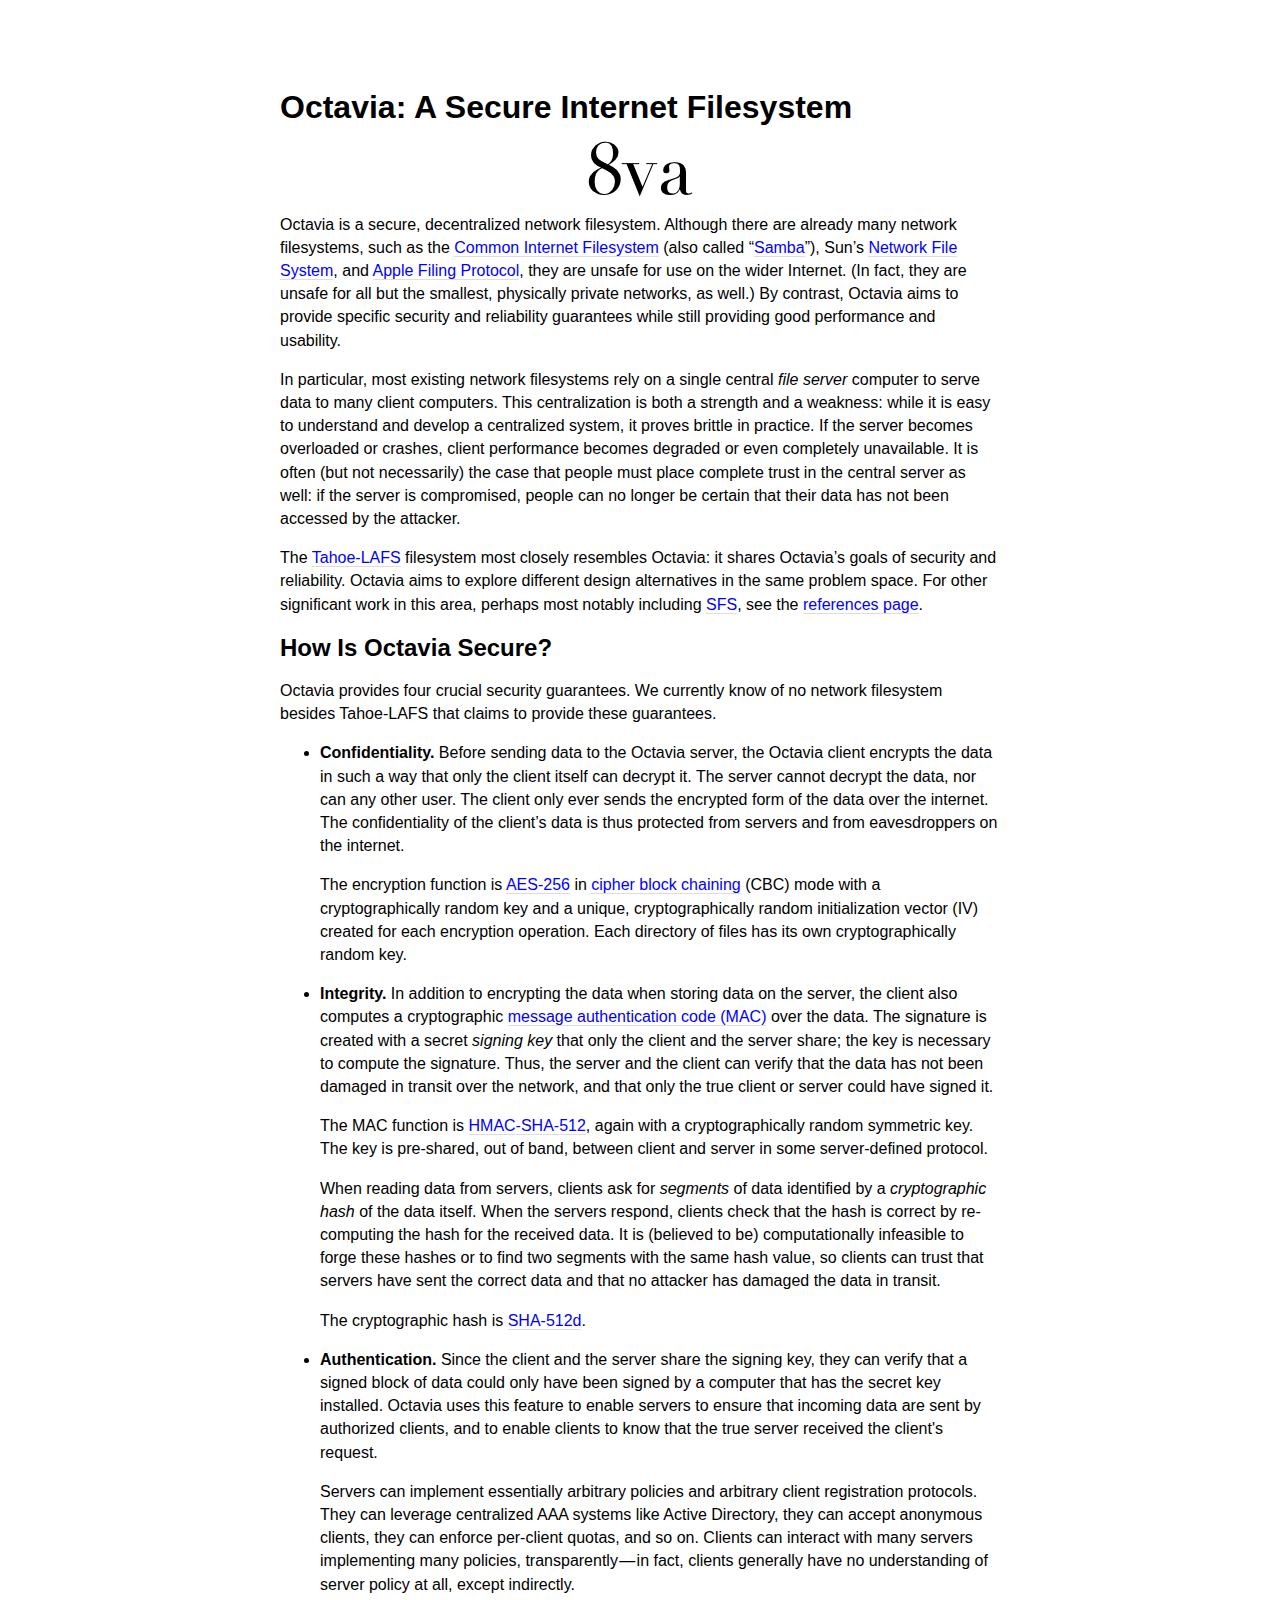
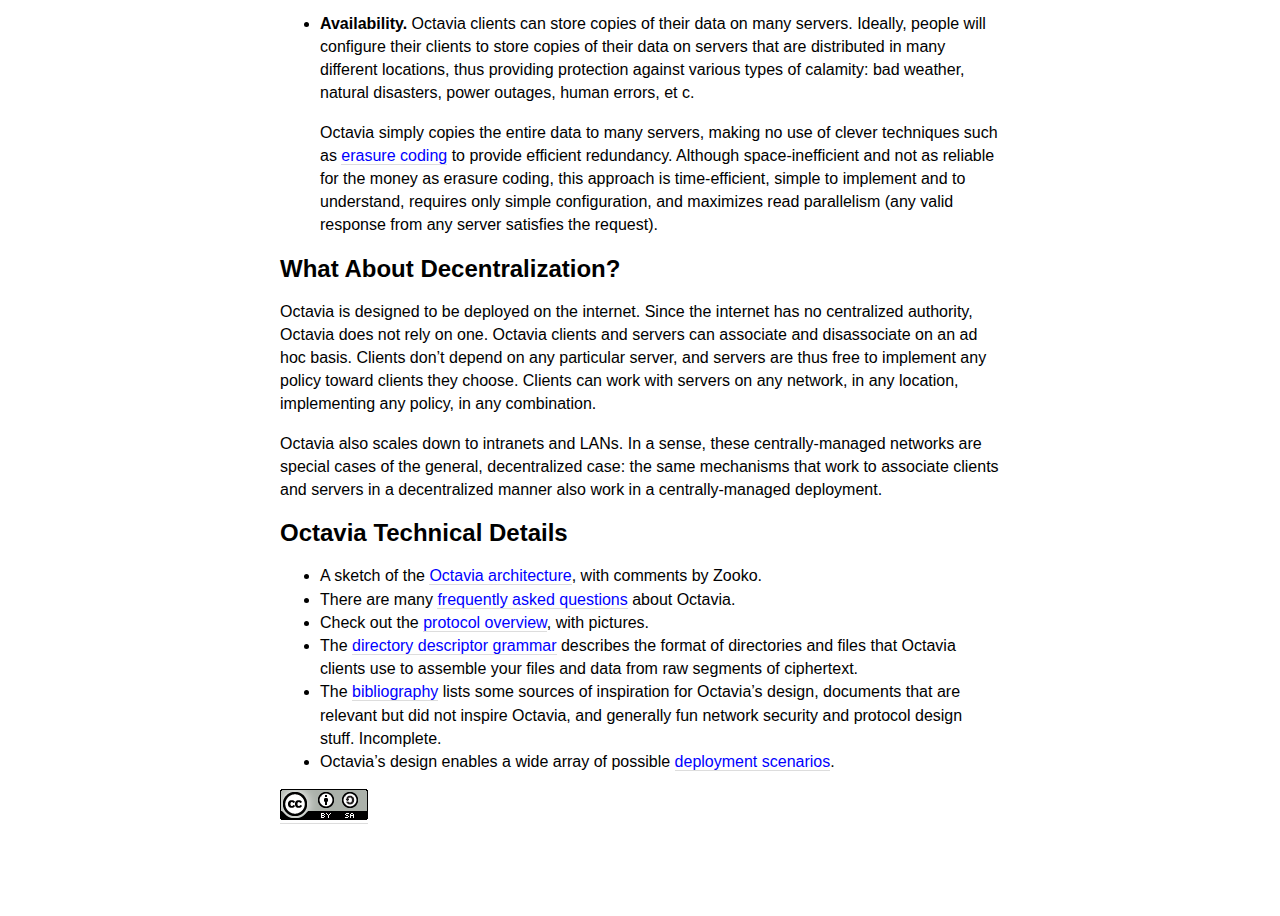
<file: www/index.html>
<html>

<head>
<title>Octavia: A Secure Internet Filesystem</title>
<link href="style.css" rel="stylesheet" />
<meta charset="UTF-8">
</head>

<body>

<h1>Octavia: A Secure Internet Filesystem</h1>

<div align="center">
<img src="8va.png" alt="" width="105" height="56" style="align: margin-left:
auto; margin-right: auto;" />
</div>

<p>Octavia is a secure, decentralized network filesystem.  Although there
are already many network filesystems, such as the <a
href="http://en.wikipedia.org/wiki/Server_Message_Block">Common Internet
Filesystem</a> (also called “<a href="http://www.samba.org/">Samba</a>”),
Sun’s <a
href="http://en.wikipedia.org/wiki/Network_File_System_%28protocol%29">Network
File System</a>, and <a
href="http://en.wikipedia.org/wiki/Apple_Filing_Protocol">Apple Filing
Protocol</a>, they are unsafe for use on the wider Internet. (In fact, they
are unsafe for all but the smallest, physically private networks, as well.)
By contrast, Octavia aims to provide specific security and reliability
guarantees while still providing good performance and usability.</p>

<p>In particular, most existing network filesystems rely on a single central
<em>file server</em> computer to serve data to many client computers.  This
centralization is both a strength and a weakness: while it is easy to
understand and develop a centralized system, it proves brittle in practice.
If the server becomes overloaded or crashes, client performance becomes
degraded or even completely unavailable. It is often (but not necessarily)
the case that people must place complete trust in the central server as
well: if the server is compromised, people can no longer be certain that
their data has not been accessed by the attacker.</p>

<p>The <a href="http://www.allmydata.org/">Tahoe-LAFS</a> filesystem most
closely resembles Octavia: it shares Octavia’s goals of security and
reliability. Octavia aims to explore different design alternatives in the
same problem space. For other significant work in this area, perhaps most
notably including <a href="references.html#mazieres-sfs">SFS</a>, see the <a
href="references.html">references page</a>.</p>


<h2>How Is Octavia Secure?</h2></a>

<div id="sec-how-secure">

<p>Octavia provides four crucial security guarantees. We currently know of
no network filesystem besides Tahoe-LAFS that claims to provide these
guarantees.</p>

<ul>

<li><p><strong>Confidentiality.</strong> Before sending data to the Octavia
server, the Octavia client encrypts the data in such a way that only the
client itself can decrypt it. The server cannot decrypt the data, nor can
any other user. The client only ever sends the encrypted form of the data
over the internet. The confidentiality of the client’s data is thus
protected from servers and from eavesdroppers on the internet.</p>

<p>The encryption function is <a
href="http://en.wikipedia.org/wiki/Advanced_Encryption_Standard">AES-256</a>
in <a
href="http://en.wikipedia.org/wiki/Block_cipher_modes_of_operation">cipher
block chaining</a> (CBC) mode with a cryptographically random key and a
unique, cryptographically random initialization vector (IV) created for each
encryption operation. Each directory of files has its own cryptographically
random key.</li>

<li><p><strong>Integrity.</strong> In addition to encrypting the data when
storing data on the server, the client also computes a cryptographic <a
href="http://en.wikipedia.org/wiki/Message_authentication_code">message
authentication code (MAC)</a> over the data. The signature is created with a
secret <em>signing key</em> that only the client and the server share; the
key is necessary to compute the signature. Thus, the server and the client
can verify that the data has not been damaged in transit over the network,
and that only the true client or server could have signed it.</p>

<p>The MAC function is <a
href="http://en.wikipedia.org/wiki/HMAC">HMAC-SHA-512</a>, again with a
cryptographically random symmetric key. The key is pre-shared, out of band,
between client and server in some server-defined protocol.</p>

<p>When reading data from servers, clients ask for <em>segments</em> of data
identified by a <em>cryptographic hash</em> of the data itself. When the
servers respond, clients check that the hash is correct by re-computing the
hash for the received data. It is (believed to be) computationally
infeasible to forge these hashes or to find two segments with the same hash
value, so clients can trust that servers have sent the correct data and that
no attacker has damaged the data in transit.</p>

<p>The cryptographic hash is <a
href="http://en.wikipedia.org/wiki/SHA_hash_functions">SHA-512d</a>.</p></li>

<li><p><strong>Authentication.</strong> Since the client and the server
share the signing key, they can verify that a signed block of data could
only have been signed by a computer that has the secret key installed.
Octavia uses this feature to enable servers to ensure that incoming data are
sent by authorized clients, and to enable clients to know that the true
server received the client's request.</p>

<p>Servers can implement essentially arbitrary policies and arbitrary client
registration protocols. They can leverage centralized AAA systems like
Active Directory, they can accept anonymous clients, they can enforce
per-client quotas, and so on. Clients can interact with many servers
implementing many policies, transparently&#x200A;—&#x200A;in fact, clients
generally have no understanding of server policy at all, except
indirectly.</p></li>

<li><p><strong>Availability.</strong> Octavia clients can store copies of
their data on many servers. Ideally, people will configure their clients to
store copies of their data on servers that are distributed in many different
locations, thus providing protection against various types of calamity: bad
weather, natural disasters, power outages, human errors, et c.</p>

<p>Octavia simply copies the entire data to many servers, making no use of
clever techniques such as <a
href="http://en.wikipedia.org/wiki/Erasure_code">erasure coding</a> to
provide efficient redundancy. Although space-inefficient and not as reliable
for the money as erasure coding, this approach is time-efficient, simple to
implement and to understand, requires only simple configuration, and
maximizes read parallelism (any valid response from any server satisfies the
request).</p></li>

</ul>

</div>


<h2>What About Decentralization?</h2></a>

<div id="sec-decentralization">

<p>Octavia is designed to be deployed on the internet. Since the internet
has no centralized authority, Octavia does not rely on one. Octavia clients
and servers can associate and disassociate on an ad hoc basis. Clients don’t
depend on any particular server, and servers are thus free to implement any
policy toward clients they choose. Clients can work with servers on any
network, in any location, implementing any policy, in any combination.</p>

<p>Octavia also scales down to intranets and LANs. In a sense, these
centrally-managed networks are special cases of the general, decentralized
case: the same mechanisms that work to associate clients and servers in a
decentralized manner also work in a centrally-managed deployment.</p>

</div>


<h2>Octavia Technical Details</h2></a>

<div id="sec-tech-ref">

<ul>

<li>A sketch of the <a href="architecture.html">Octavia architecture</a>,
with comments by Zooko.</li>

<li>There are many <a href="faq.html">frequently asked questions</a> about
Octavia.</li>

<li>Check out the <a href="protocol-overview.html">protocol overview</a>,
with pictures.</li>

<li>The <a href="directory-descriptor-grammar.html">directory descriptor
grammar</a> describes the format of directories and files that Octavia
clients use to assemble your files and data from raw segments of
ciphertext.</li>

<li>The <a href="references.html">bibliography</a> lists some sources of
inspiration for Octavia’s design, documents that are relevant but did
not inspire Octavia, and generally fun network security and protocol design
stuff. Incomplete.</li>

<li>Octavia’s design enables a wide array of possible <a
href="deployments.html">deployment scenarios</a>.</li>

</ul>

</div>

<a href="http://creativecommons.org/licenses/by-sa/3.0/"><img
src="cc-by-sa.png" alt="CC Attribution-ShareAlike" /></a>

</body>

</html>
</file>
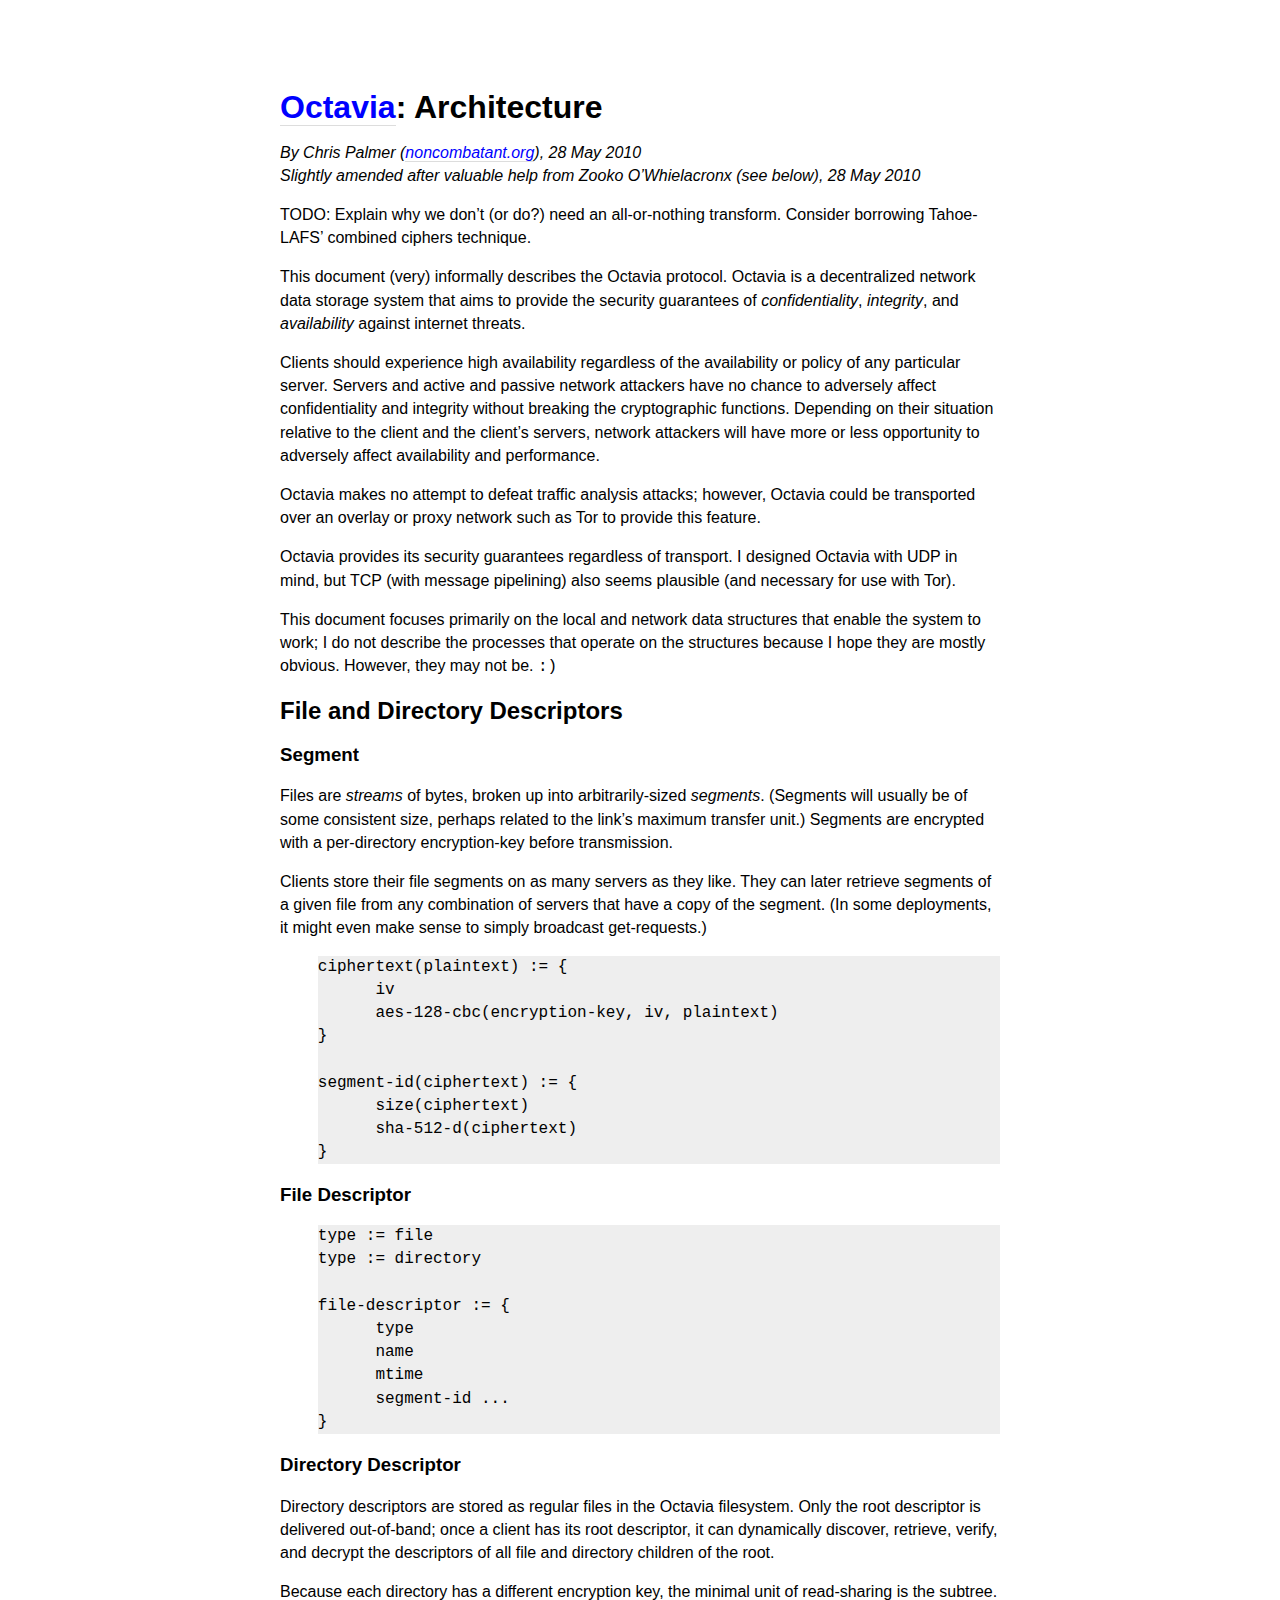
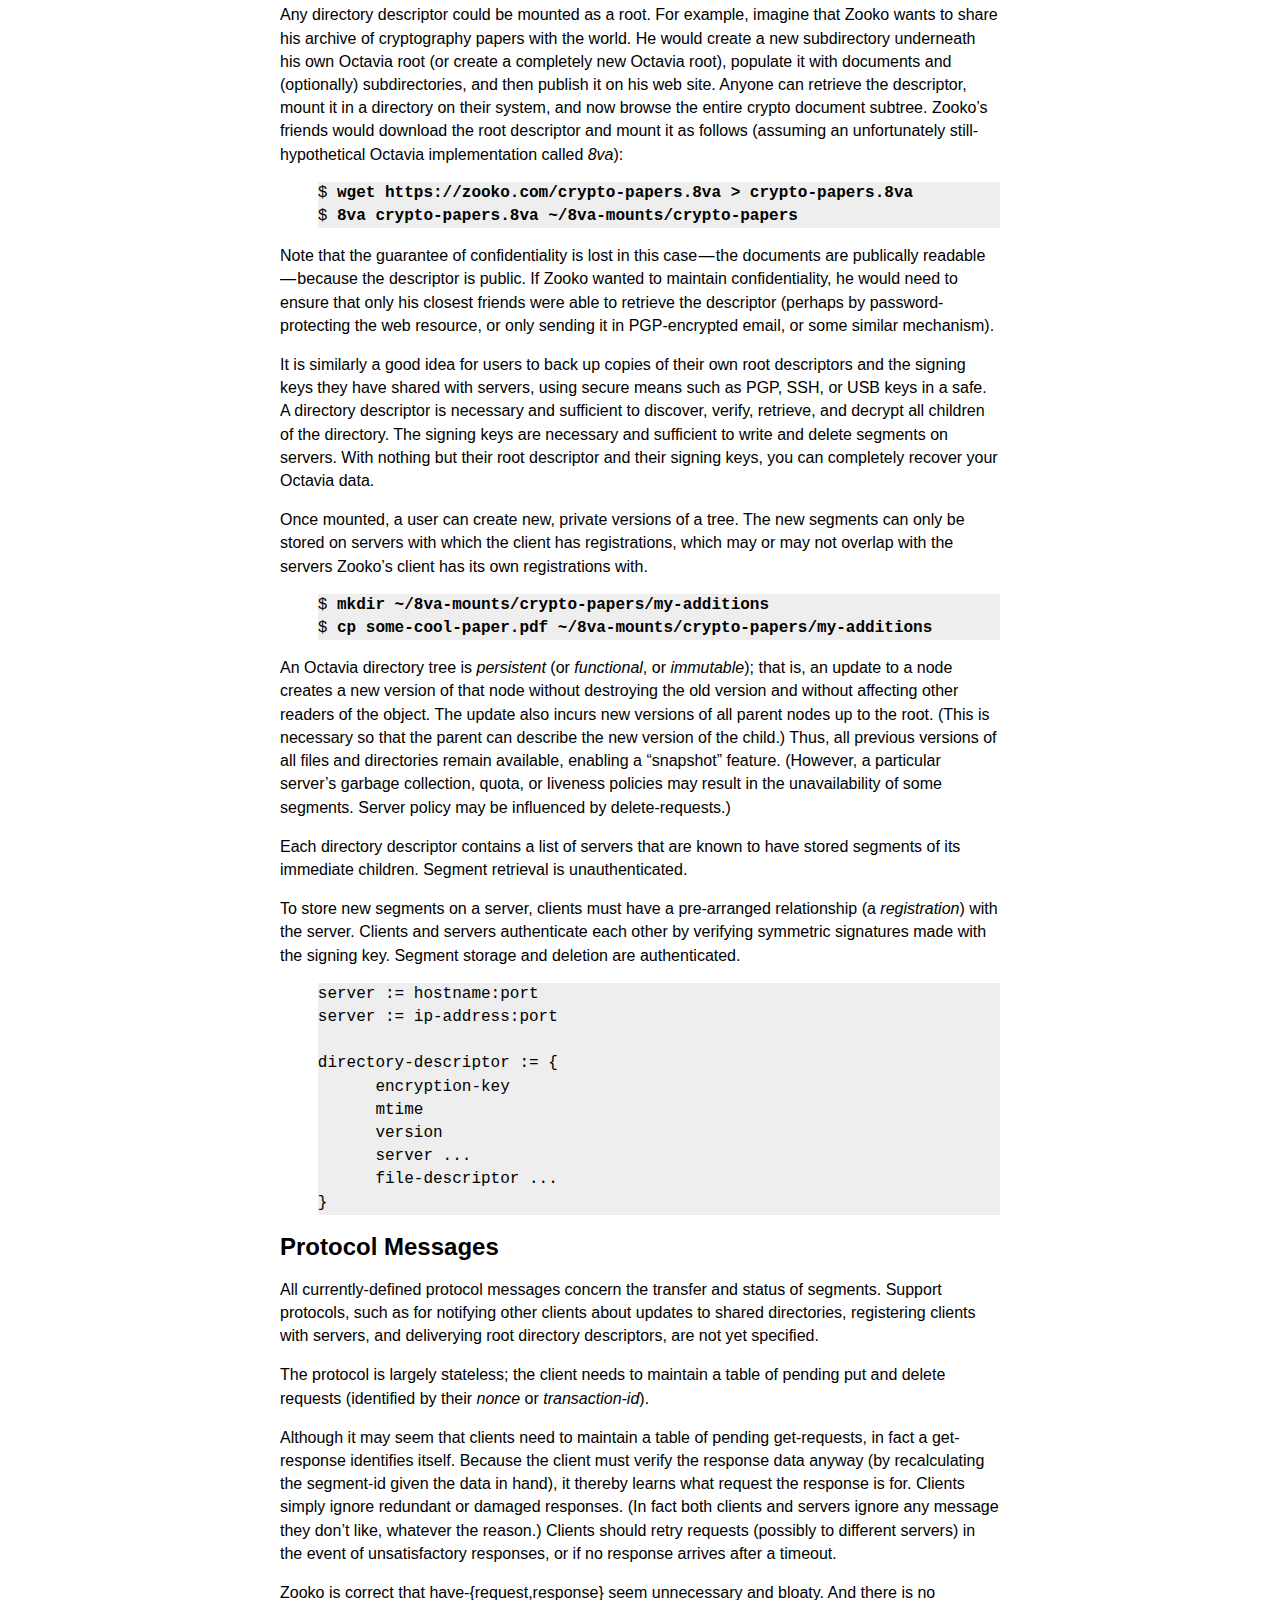
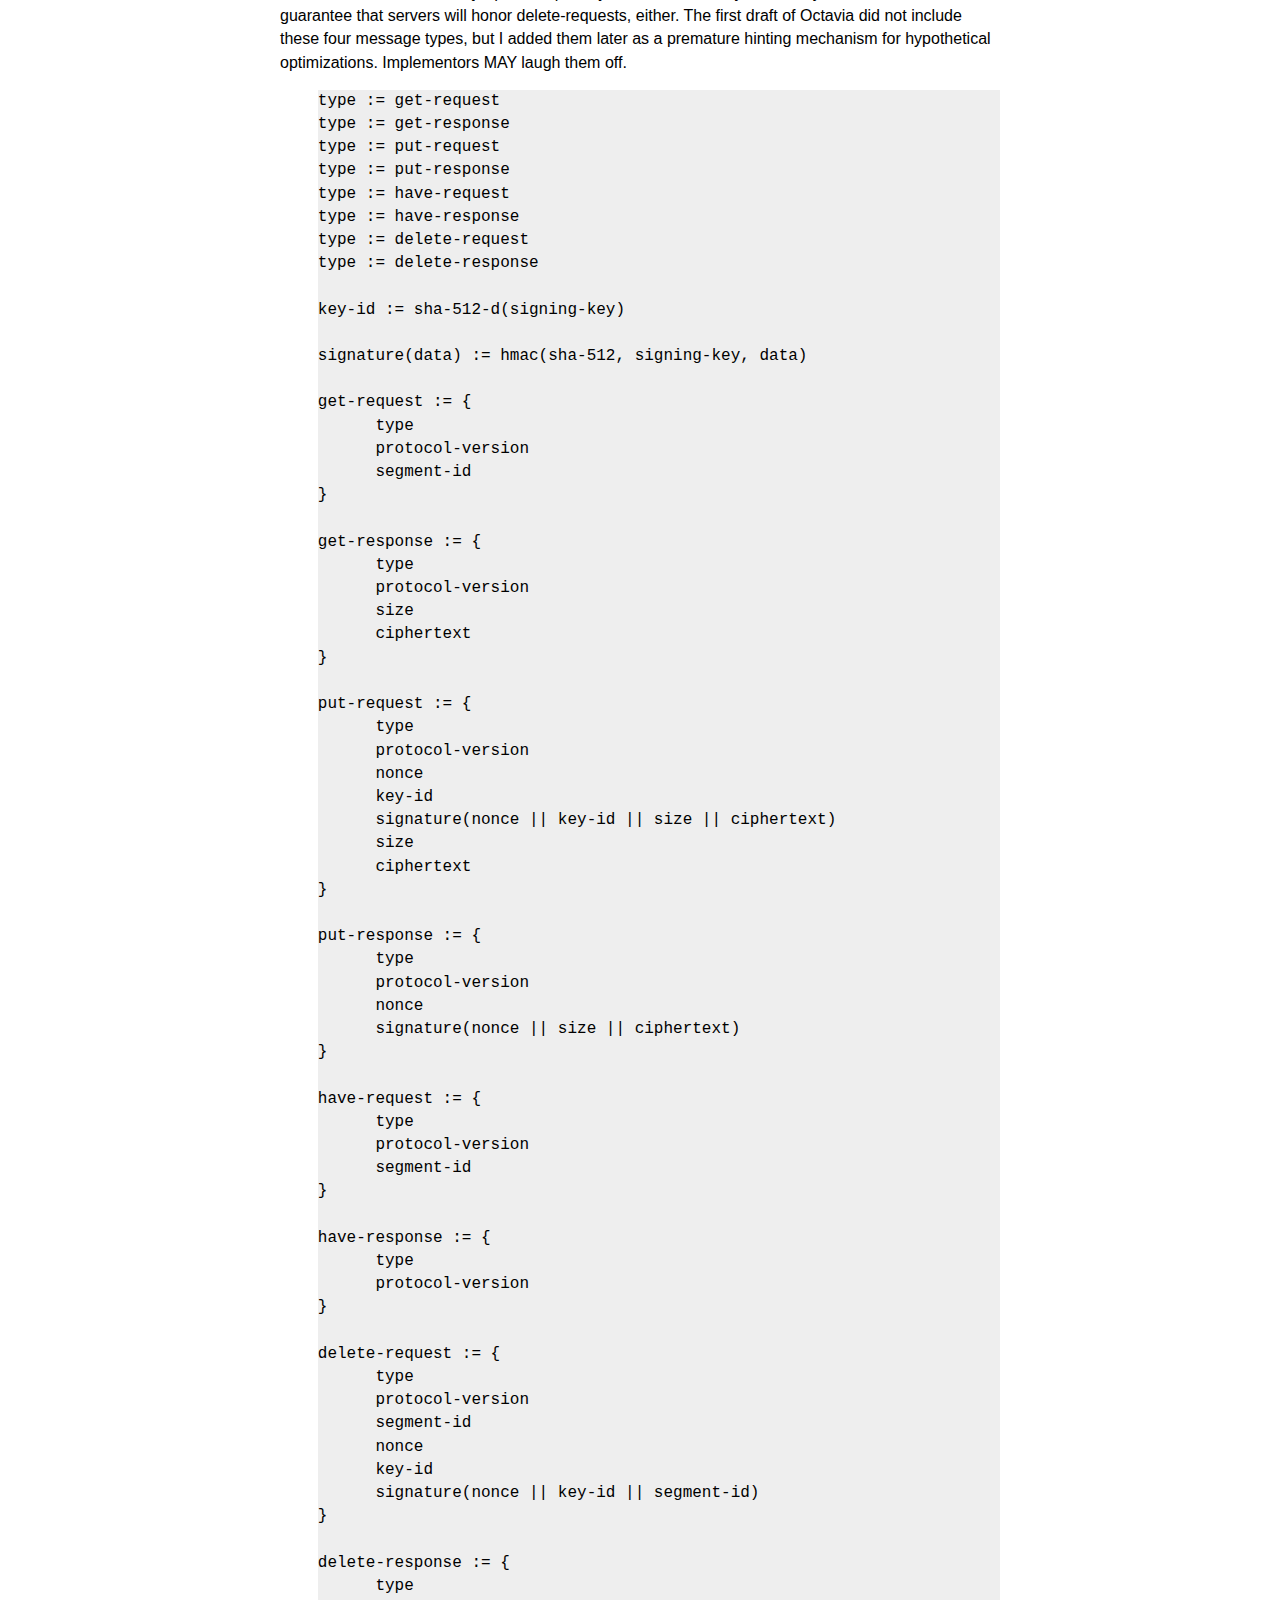
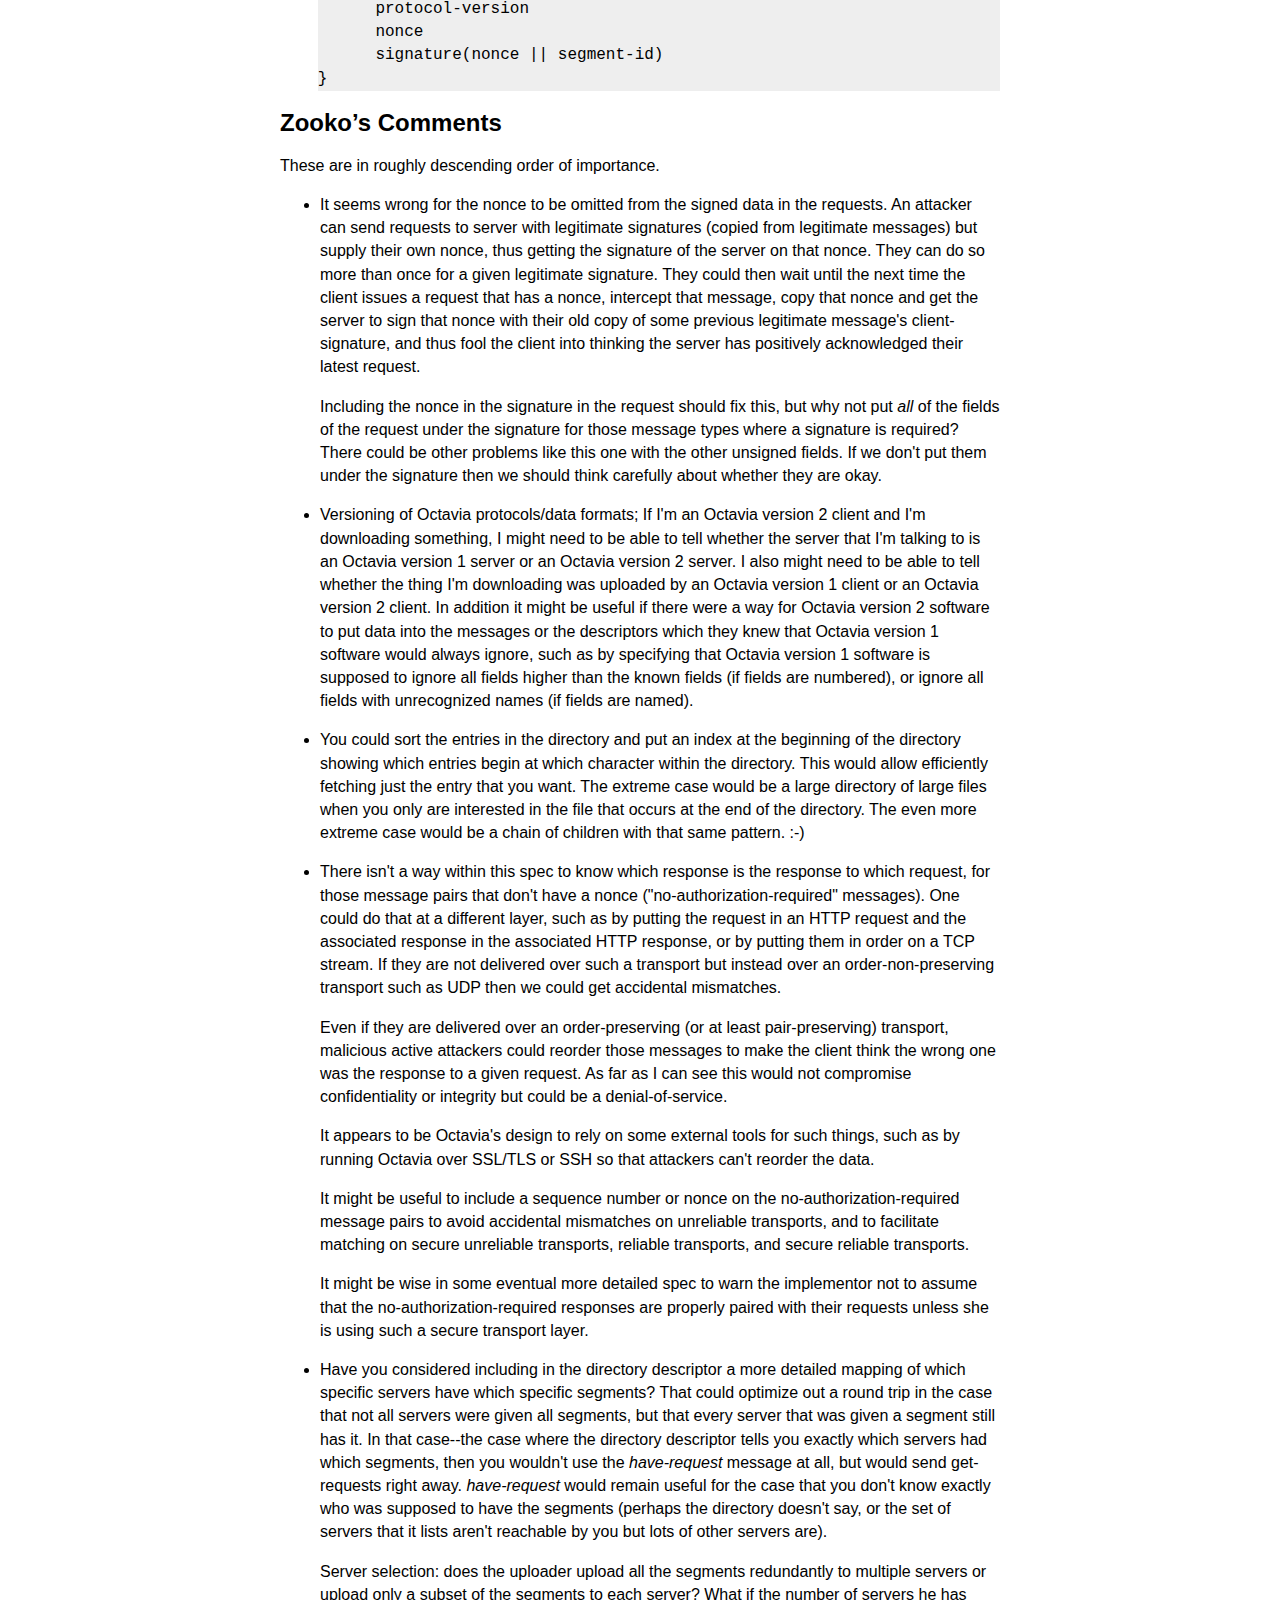
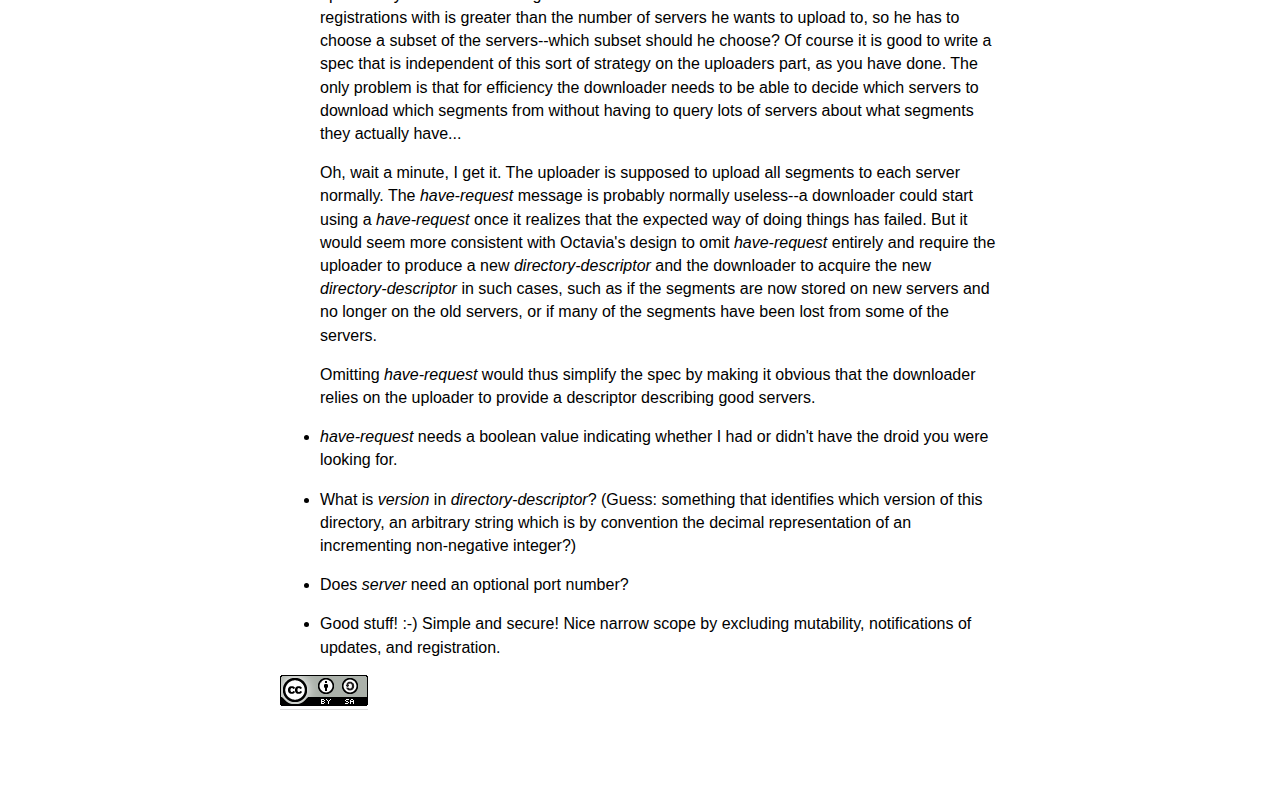
<file: www/architecture.html>
<html>

<head>
<title>Octavia Architecture</title>
<link href="style.css" rel="stylesheet" />
<meta charset="UTF-8">
</head>

<body>

<h1><a href="/octavia/">Octavia</a>: Architecture</h1>

<p><em>By Chris Palmer (<a
href="http://noncombatant.org/">noncombatant.org</a>), 28 May 2010<br/>

Slightly amended after valuable help from Zooko O’Whielacronx (see
below), 28 May 2010</em></p>

<p>TODO: Explain why we don’t (or do?) need an all-or-nothing transform.
Consider borrowing Tahoe-LAFS’ combined ciphers technique.</p>

<p>This document (very) informally describes the Octavia protocol. Octavia
is a decentralized network data storage system that aims to provide the
security guarantees of <em>confidentiality</em>, <em>integrity</em>, and
<em>availability</em> against internet threats.</p>

<p>Clients should experience high availability regardless of the
availability or policy of any particular server. Servers and active and
passive network attackers have no chance to adversely affect confidentiality
and integrity without breaking the cryptographic functions.  Depending on
their situation relative to the client and the client’s servers, network
attackers will have more or less opportunity to adversely affect
availability and performance.</p>

<p>Octavia makes no attempt to defeat traffic analysis attacks; however,
Octavia could be transported over an overlay or proxy network such as Tor to
provide this feature.</p>

<p>Octavia provides its security guarantees regardless of transport. I
designed Octavia with UDP in mind, but TCP (with message pipelining) also
seems plausible (and necessary for use with Tor).</p>

<p>This document focuses primarily on the local and network data structures
that enable the system to work; I do not describe the processes that operate
on the structures because I hope they are mostly obvious. However, they may
not be. <tt>:)</tt></p>


<h2>File and Directory Descriptors</h2>

<h3>Segment</h3>

<p>Files are <em>streams</em> of bytes, broken up into arbitrarily-sized
<em>segments</em>. (Segments will usually be of some consistent size,
perhaps related to the link’s maximum transfer unit.) Segments are encrypted
with a per-directory encryption-key before transmission.</p>

<p>Clients store their file segments on as many servers as they like. They
can later retrieve segments of a given file from any combination of servers
that have a copy of the segment. (In some deployments, it might even make
sense to simply broadcast get-requests.)</p>

<pre>
ciphertext(plaintext) := {
      iv
      aes-128-cbc(encryption-key, iv, plaintext)
}

segment-id(ciphertext) := {
      size(ciphertext)
      sha-512-d(ciphertext)
}
</pre>

<h3>File Descriptor</h3>

<pre>
type := file
type := directory

file-descriptor := {
      type
      name
      mtime
      segment-id ...
}
</pre>

<h3>Directory Descriptor</h3>

<p>Directory descriptors are stored as regular files in the Octavia
filesystem. Only the root descriptor is delivered out-of-band; once a client
has its root descriptor, it can dynamically discover, retrieve, verify, and
decrypt the descriptors of all file and directory children of the root.</p>

<p>Because each directory has a different encryption key, the minimal unit
of read-sharing is the subtree. Any directory descriptor could be mounted as
a root. For example, imagine that Zooko wants to share his archive of
cryptography papers with the world. He would create a new subdirectory
underneath his own Octavia root (or create a completely new Octavia root),
populate it with documents and (optionally) subdirectories, and then publish
it on his web site. Anyone can retrieve the descriptor, mount it in a
directory on their system, and now browse the entire crypto document
subtree. Zooko’s friends would download the root descriptor and mount it as
follows (assuming an unfortunately still-hypothetical Octavia implementation
called <var>8va</var>):</p>

<pre>
$ <strong>wget https://zooko.com/crypto-papers.8va &gt; crypto-papers.8va</strong>
$ <strong>8va crypto-papers.8va ~/8va-mounts/crypto-papers</strong>
</pre>

<p>Note that the guarantee of confidentiality is lost in this
case&#x200a;—&#x200a;the documents are publically
readable&#x200a;—&#x200a;because the descriptor is public. If Zooko wanted
to maintain confidentiality, he would need to ensure that only his closest
friends were able to retrieve the descriptor (perhaps by password-protecting
the web resource, or only sending it in PGP-encrypted email, or some similar
mechanism).</p>

<p>It is similarly a good idea for users to back up copies of their own root
descriptors and the signing keys they have shared with servers, using secure
means such as PGP, SSH, or USB keys in a safe. A directory descriptor is
necessary and sufficient to discover, verify, retrieve, and decrypt all
children of the directory. The signing keys are necessary and sufficient to
write and delete segments on servers. With nothing but their root descriptor
and their signing keys, you can completely recover your Octavia data.</p>

<p>Once mounted, a user can create new, private versions of a tree. The new
segments can only be stored on servers with which the client has
registrations, which may or may not overlap with the servers Zooko’s client
has its own registrations with.</p>

<pre>
$ <strong>mkdir ~/8va-mounts/crypto-papers/my-additions</strong>
$ <strong>cp some-cool-paper.pdf ~/8va-mounts/crypto-papers/my-additions</strong>
</pre>

<p>An Octavia directory tree is <em>persistent</em> (or <em>functional</em>,
or <em>immutable</em>); that is, an update to a node creates a new version
of that node without destroying the old version and without affecting other
readers of the object. The update also incurs new versions of all parent
nodes up to the root. (This is necessary so that the parent can describe the
new version of the child.) Thus, all previous versions of all files and
directories remain available, enabling a “snapshot” feature.  (However, a
particular server’s garbage collection, quota, or liveness policies may
result in the unavailability of some segments. Server policy may be
influenced by delete-requests.)</p>

<p>Each directory descriptor contains a list of servers that are known to
have stored segments of its immediate children. Segment retrieval is
unauthenticated.</p>

<p>To store new segments on a server, clients must have a pre-arranged
relationship (a <em>registration</em>) with the server. Clients and servers
authenticate each other by verifying symmetric signatures made with the
signing key. Segment storage and deletion are authenticated.</p>

<pre>
server := hostname:port
server := ip-address:port

directory-descriptor := {
      encryption-key
      mtime
      version
      server ...
      file-descriptor ...
}
</pre>


<h2>Protocol Messages</h2>

<p>All currently-defined protocol messages concern the transfer and status
of segments. Support protocols, such as for notifying other clients about
updates to shared directories, registering clients with servers, and
deliverying root directory descriptors, are not yet specified.</p>

<p>The protocol is largely stateless; the client needs to maintain a table
of pending put and delete requests (identified by their <em>nonce</em> or
<em>transaction-id</em>).</p>

<p>Although it may seem that clients need to maintain a table of pending
get-requests, in fact a get-response identifies itself. Because the client
must verify the response data anyway (by recalculating the segment-id given
the data in hand), it thereby learns what request the response is for.
Clients simply ignore redundant or damaged responses. (In fact both clients
and servers ignore any message they don’t like, whatever the reason.)
Clients should retry requests (possibly to different servers) in the event
of unsatisfactory responses, or if no response arrives after a timeout.</p>

<p>Zooko is correct that have-{request,response} seem unnecessary and
bloaty. And there is no guarantee that servers will honor delete-requests,
either. The first draft of Octavia did not include these four message types,
but I added them later as a premature hinting mechanism for hypothetical
optimizations. Implementors MAY laugh them off.</p>

<pre>
type := get-request
type := get-response
type := put-request
type := put-response
type := have-request
type := have-response
type := delete-request
type := delete-response

key-id := sha-512-d(signing-key)

signature(data) := hmac(sha-512, signing-key, data)

get-request := {
      type
      protocol-version
      segment-id
}

get-response := {
      type
      protocol-version
      size
      ciphertext
}

put-request := {
      type
      protocol-version
      nonce
      key-id
      signature(nonce || key-id || size || ciphertext)
      size
      ciphertext
}

put-response := {
      type
      protocol-version
      nonce
      signature(nonce || size || ciphertext)
}

have-request := {
      type
      protocol-version
      segment-id
}

have-response := {
      type
      protocol-version
}

delete-request := {
      type
      protocol-version
      segment-id
      nonce
      key-id
      signature(nonce || key-id || segment-id)
}

delete-response := {
      type
      protocol-version
      nonce
      signature(nonce || segment-id)
}
</pre>


<h2>Zooko’s Comments</h2>

</div>

<p>These are in roughly descending order of importance.</p>

<ul>

<li><p>It seems wrong for the nonce to be omitted from the signed data in
the requests. An attacker can send requests to server with legitimate
signatures (copied from legitimate messages) but supply their own nonce,
thus getting the signature of the server on that nonce. They can do so more
than once for a given legitimate signature. They could then wait until the
next time the client issues a request that has a nonce, intercept that
message, copy that nonce and get the server to sign that nonce with their
old copy of some previous legitimate message's client-signature, and thus
fool the client into thinking the server has positively acknowledged their
latest request.

<p>Including the nonce in the signature in the request should fix this, but
why not put <em>all</em> of the fields of the request under the signature
for those message types where a signature is required? There could be other
problems like this one with the other unsigned fields. If we don't put them
under the signature then we should think carefully about whether they are
okay.</li>

<li>Versioning of Octavia protocols/data formats; If I'm an Octavia version
2 client and I'm downloading something, I might need to be able to tell
whether the server that I'm talking to is an Octavia version 1 server or an
Octavia version 2 server. I also might need to be able to tell whether the
thing I'm downloading was uploaded by an Octavia version 1 client or an
Octavia version 2 client. In addition it might be useful if there were a way
for Octavia version 2 software to put data into the messages or the
descriptors which they knew that Octavia version 1 software would always
ignore, such as by specifying that Octavia version 1 software is supposed to
ignore all fields higher than the known fields (if fields are numbered), or
ignore all fields with unrecognized names (if fields are named).</li>

<li><p>You could sort the entries in the directory and put an index at the
beginning of the directory showing which entries begin at which character
within the directory. This would allow efficiently fetching just the entry
that you want. The extreme case would be a large directory of large files
when you only are interested in the file that occurs at the end of the
directory. The even more extreme case would be a chain of children with that
same pattern. :-)</li>

<li><p>There isn't a way within this spec to know which response is the
response to which request, for those message pairs that don't have a nonce
("no-authorization-required" messages). One could do that at a different
layer, such as by putting the request in an HTTP request and the associated
response in the associated HTTP response, or by putting them in order on a
TCP stream.  If they are not delivered over such a transport but instead
over an order-non-preserving transport such as UDP then we could get
accidental mismatches.</p>

<p>Even if they are delivered over an order-preserving (or at least
pair-preserving) transport, malicious active attackers could reorder those
messages to make the client think the wrong one was the response to a given
request. As far as I can see this would not compromise confidentiality or
integrity but could be a denial-of-service.</p>

<p>It appears to be Octavia's design to rely on some external tools for such
things, such as by running Octavia over SSL/TLS or SSH so that attackers
can't reorder the data.</p>

<p>It might be useful to include a sequence number or nonce on the
no-authorization-required message pairs to avoid accidental mismatches on
unreliable transports, and to facilitate matching on secure unreliable
transports, reliable transports, and secure reliable transports.</p>

<p>It might be wise in some eventual more detailed spec to warn the
implementor not to assume that the no-authorization-required responses are
properly paired with their requests unless she is using such a secure
transport layer.</p></li>

<li><p>Have you considered including in the directory descriptor a more
detailed mapping of which specific servers have which specific segments?
That could optimize out a round trip in the case that not all servers were
given all segments, but that every server that was given a segment still has
it. In that case--the case where the directory descriptor tells you exactly
which servers had which segments, then you wouldn't use the
<var>have-request</var> message at all, but would send get-requests right
away. <var>have-request</var> would remain useful for the case that you
don't know exactly who was supposed to have the segments (perhaps the
directory doesn't say, or the set of servers that it lists aren't reachable
by you but lots of other servers are).</p>

<p>Server selection: does the uploader upload all the segments redundantly
to multiple servers or upload only a subset of the segments to each server?
What if the number of servers he has registrations with is greater than the
number of servers he wants to upload to, so he has to choose a subset of the
servers--which subset should he choose? Of course it is good to write a spec
that is independent of this sort of strategy on the uploaders part, as you
have done. The only problem is that for efficiency the downloader needs to
be able to decide which servers to download which segments from without
having to query lots of servers about what segments they actually
have...</p>

<p>Oh, wait a minute, I get it. The uploader is supposed to upload all
segments to each server normally. The <var>have-request</var> message is
probably normally useless--a downloader could start using a
<var>have-request</var> once it realizes that the expected way of doing
things has failed. But it would seem more consistent with Octavia's design
to omit <var>have-request</var> entirely and require the uploader to produce
a new <var>directory-descriptor</var> and the downloader to acquire the new
<var>directory-descriptor</var> in such cases, such as if the segments are
now stored on new servers and no longer on the old servers, or if many of
the segments have been lost from some of the servers.</p>

<p>Omitting <var>have-request</var> would thus simplify the spec by making
it obvious that the downloader relies on the uploader to provide a
descriptor describing good servers.</p></li>

<li><p><var>have-request</var> needs a boolean value indicating whether I
had or didn't have the droid you were looking for.</li>

<li><p>What is <var>version</var> in <var>directory-descriptor</var>?
(Guess: something that identifies which version of this directory, an
arbitrary string which is by convention the decimal representation of an
incrementing non-negative integer?)</li>

<li><p>Does <var>server</var> need an optional port number?</li>

<li><p>Good stuff! :-) Simple and secure! Nice narrow scope by excluding
mutability, notifications of updates, and registration.</li>

</ul>

<a href="http://creativecommons.org/licenses/by-sa/3.0/"><img
src="cc-by-sa.png" alt="CC Attribution-ShareAlike" /></a>

</body>

</html>
</file>
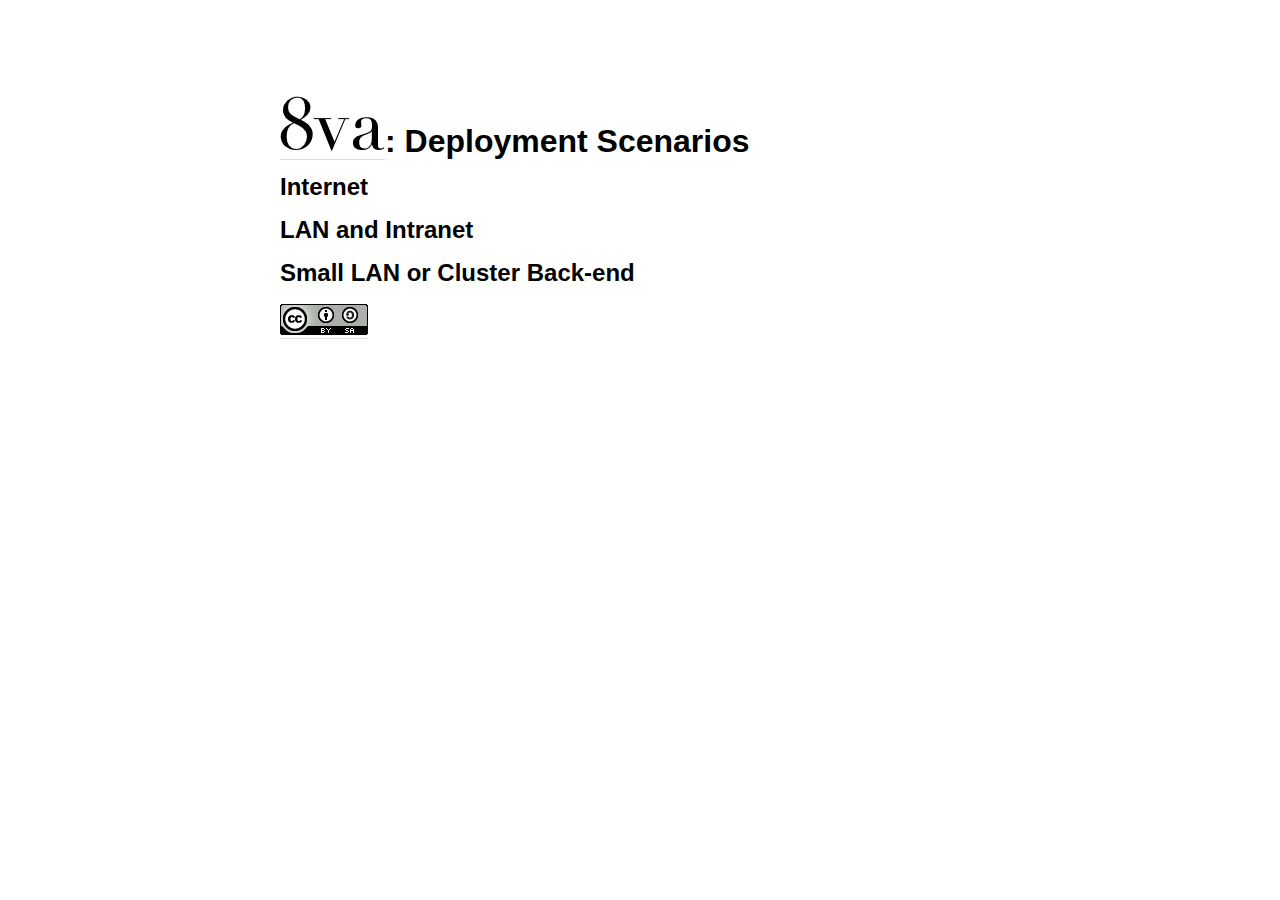
<file: www/deployments.html>
<html>

<head>
<title>Octavia: Deployment Scenarios</title>
<link href="style.css" rel="stylesheet" /><meta charset="UTF-8">
</head>

<body>

<h1><a href="index.html"><img src="8va.png" alt="Octavia" width="105" height="56" /></a>: Deployment Scenarios</h1>

<h2>Internet</h2>


<h2>LAN and Intranet</h2>


<h2>Small LAN or Cluster Back-end</h2>

<a href="http://creativecommons.org/licenses/by-sa/3.0/"><img
src="cc-by-sa.png" alt="CC Attribution-ShareAlike" /></a>

</body>
</html>
</file>
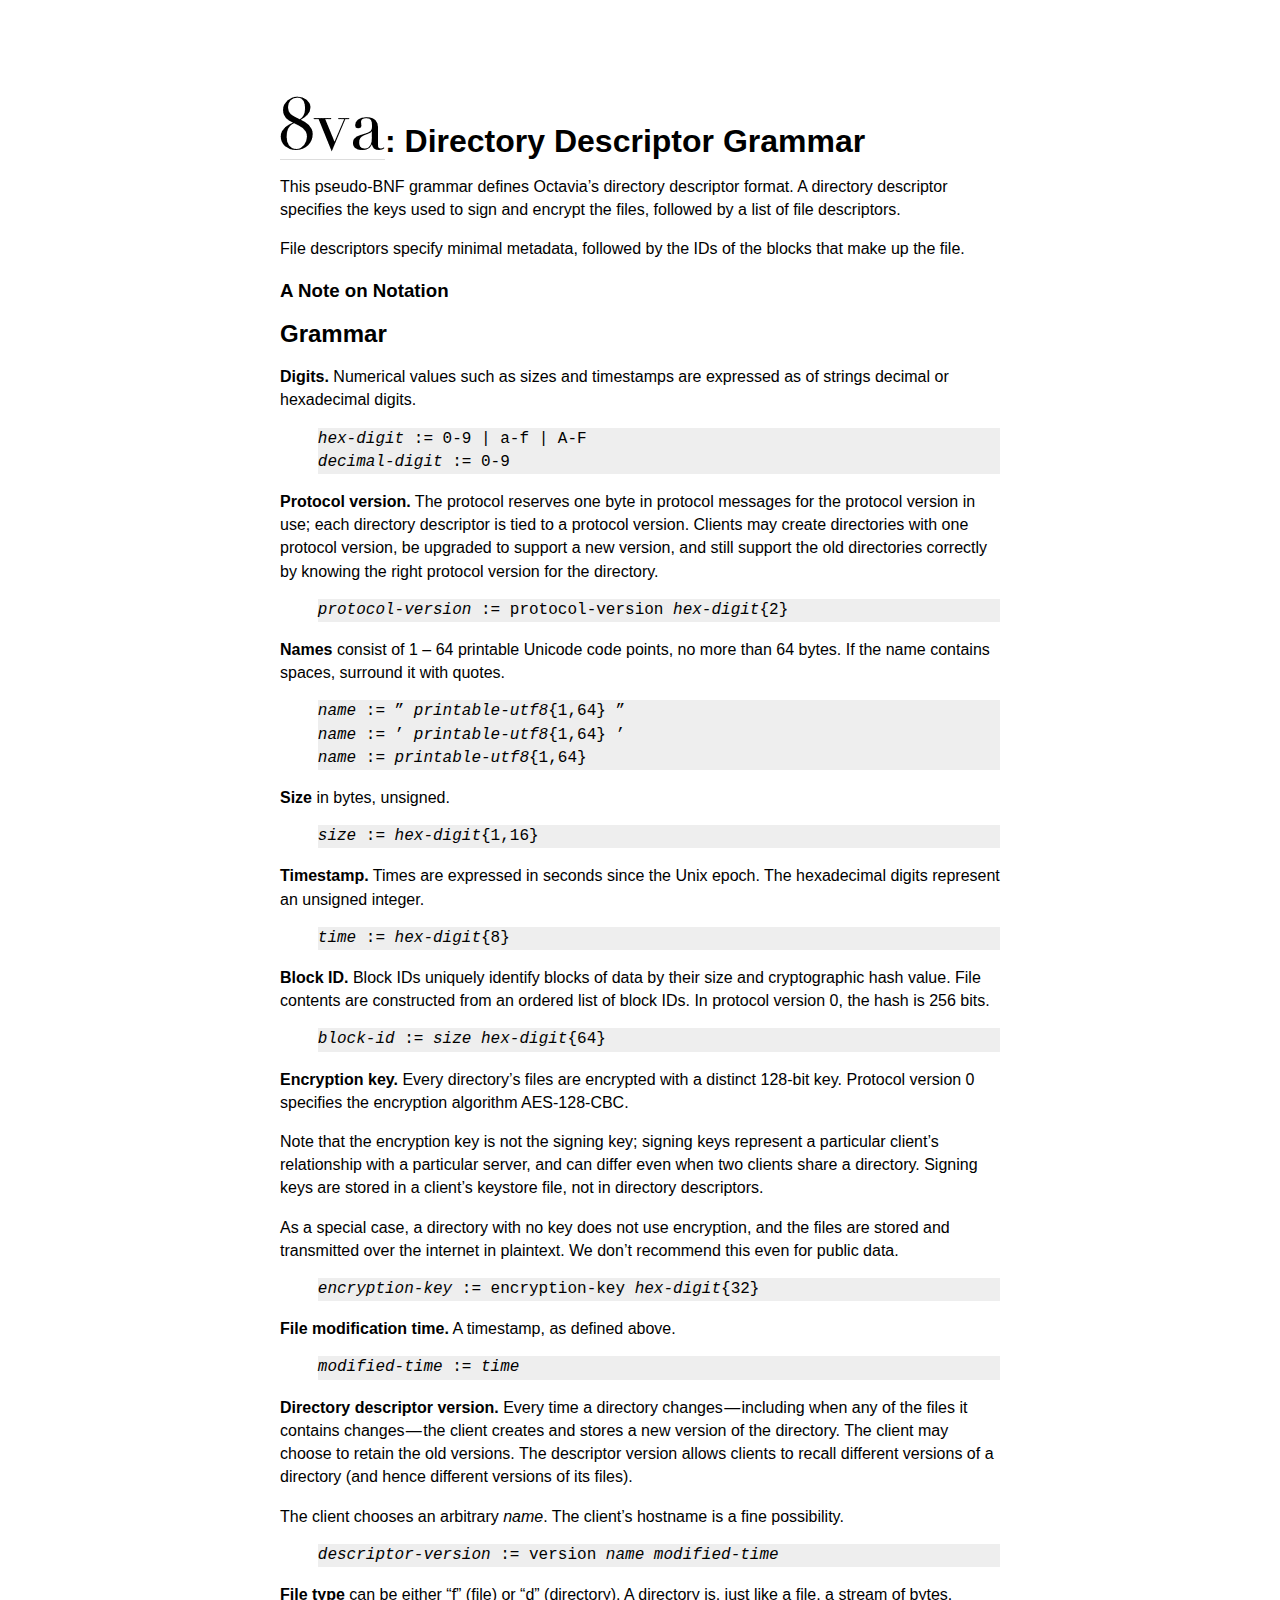
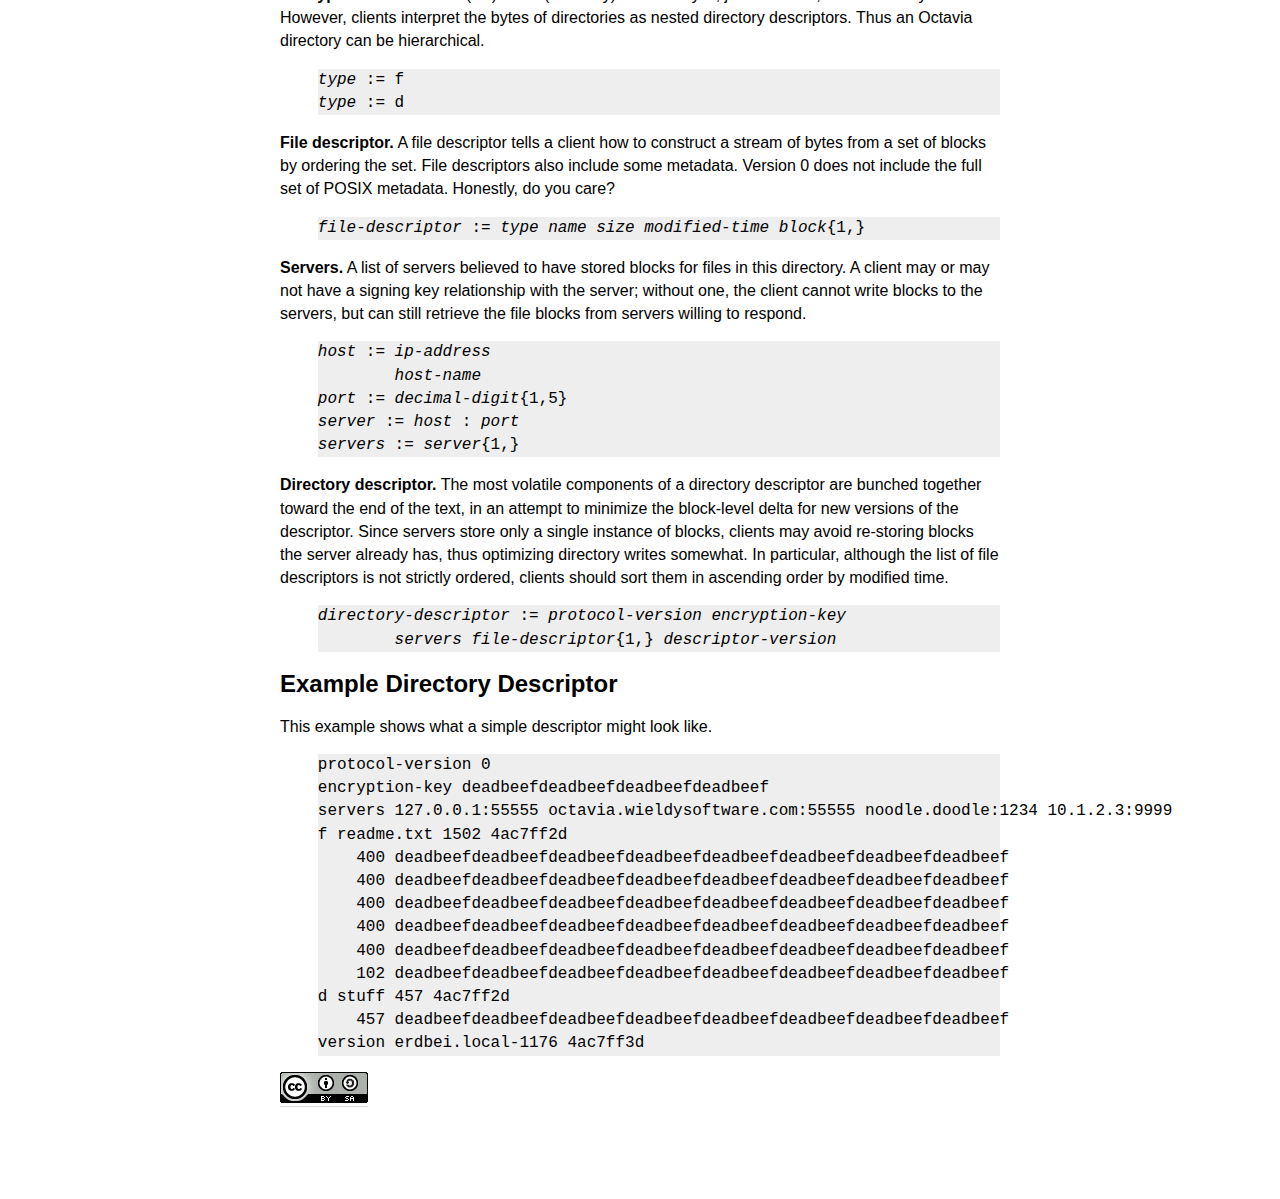
<file: www/directory-descriptor-grammar.html>
<html>

<head>
<title>Octavia: Directory Descriptor Grammar</title>
<link href="style.css" rel="stylesheet" /><meta charset="UTF-8">
</head>

<body>

<h1><a href="index.html"><img src="8va.png" alt="Octavia" width="105" height="56" /></a>: Directory Descriptor Grammar</h1>

<p>This pseudo-BNF grammar defines Octavia’s directory descriptor
format. A directory descriptor specifies the keys used to sign and encrypt
the files, followed by a list of file descriptors.</p>

<p>File descriptors specify minimal metadata, followed by the IDs of the
blocks that make up the file.</p>

<h3>A Note on Notation</h3>


<h2>Grammar</h2>

<p><strong>Digits.</strong> Numerical values such as sizes and timestamps
are expressed as of strings decimal or hexadecimal digits.</p>

<pre>
<var>hex-digit</var> := 0-9 | a-f | A-F
<var>decimal-digit</var> := 0-9
</pre>

<p><strong>Protocol version.</strong> The protocol reserves one byte in
protocol messages for the protocol version in use; each directory descriptor
is tied to a protocol version. Clients may create directories with one
protocol version, be upgraded to support a new version, and still support
the old directories correctly by knowing the right protocol version for the
directory.</p>

<pre>
<var>protocol-version</var> := protocol-version <var>hex-digit</var>{2}
</pre>

<p><strong>Names</strong> consist of 1 – 64 printable Unicode code
points, no more than 64 bytes. If the name contains spaces, surround it with
quotes.</p>

<pre>
<var>name</var> := ” <var>printable-utf8</var>{1,64} ”
<var>name</var> := ’ <var>printable-utf8</var>{1,64} ’
<var>name</var> := <var>printable-utf8</var>{1,64}
</pre>

<p><strong>Size</strong> in bytes, unsigned.</p>

<pre>
<var>size</var> := <var>hex-digit</var>{1,16}
</pre>

<p><strong>Timestamp.</strong> Times are expressed in seconds since the Unix
epoch. The hexadecimal digits represent an unsigned integer.</p>

<pre>
<var>time</var> := <var>hex-digit</var>{8}
</pre>

<p><strong>Block ID.</strong> Block IDs uniquely identify blocks of data by
their size and cryptographic hash value. File contents are constructed from an
ordered list of block IDs. In protocol version 0, the hash is 256 bits.</p>

<pre>
<var>block-id</var> := <var>size</var> <var>hex-digit</var>{64}
</pre>

<p><strong>Encryption key.</strong> Every directory’s files are
encrypted with a distinct 128-bit key. Protocol version 0 specifies the
encryption algorithm AES-128-CBC.</p>

<p>Note that the encryption key is not the signing key; signing keys
represent a particular client’s relationship with a particular server,
and can differ even when two clients share a directory. Signing keys are
stored in a client’s keystore file, not in directory descriptors.</p>

<p>As a special case, a directory with no key does not use encryption, and
the files are stored and transmitted over the internet in plaintext. We
don’t recommend this even for public data.</p>

<pre>
<var>encryption-key</var> := encryption-key <var>hex-digit</var>{32}
</pre>

<p><strong>File modification time.</strong> A timestamp, as defined
above.</p>

<pre>
<var>modified-time</var> := <var>time</var>
</pre>

<p><strong>Directory descriptor version.</strong> Every time a directory
changes&#x200A;—&#x200A;including when any of the files it contains
changes&#x200A;—&#x200A;the client creates and stores a new version of the
directory. The client may choose to retain the old versions. The descriptor
version allows clients to recall different versions of a directory (and
hence different versions of its files).</p>

<p>The client chooses an arbitrary <var>name</var>. The client’s
hostname is a fine possibility.</p>

<pre>
<var>descriptor-version</var> := version <var>name</var> <var>modified-time</var>
</pre>

<p><strong>File type</strong> can be either “f” (file) or
“d” (directory). A directory is, just like a file, a stream of
bytes. However, clients interpret the bytes of directories as nested directory
descriptors. Thus an Octavia directory can be hierarchical.</p>

<pre>
<var>type</var> := f
<var>type</var> := d
</pre>

<p><strong>File descriptor.</strong> A file descriptor tells a client how to
construct a stream of bytes from a set of blocks by ordering the set. File
descriptors also include some metadata. Version 0 does not include the full
set of POSIX metadata. Honestly, do you care?</p>

<pre>
<var>file-descriptor</var> := <var>type</var> <var>name</var> <var>size</var> <var>modified-time</var> <var>block</var>{1,}
</pre>

<p><strong>Servers.</strong> A list of servers believed to have stored
blocks for files in this directory. A client may or may not have a signing
key relationship with the server; without one, the client cannot write
blocks to the servers, but can still retrieve the file blocks from servers
willing to respond.</p>

<pre>
<var>host</var> := <var>ip-address</var>
        <var>host-name</var>
<var>port</var> := <var>decimal-digit</var>{1,5}
<var>server</var> := <var>host</var> : <var>port</var>
<var>servers</var> := <var>server</var>{1,}
</pre>

<p><strong>Directory descriptor.</strong> The most volatile components of a
directory descriptor are bunched together toward the end of the text, in an
attempt to minimize the block-level delta for new versions of the
descriptor. Since servers store only a single instance of blocks, clients
may avoid re-storing blocks the server already has, thus optimizing
directory writes somewhat. In particular, although the list of file
descriptors is not strictly ordered, clients should sort them in ascending
order by modified time.</p>

<pre>
<var>directory-descriptor</var> := <var>protocol-version</var> <var>encryption-key</var>
        <var>servers</var> <var>file-descriptor</var>{1,} <var>descriptor-version</var>
</pre>


<h2>Example Directory Descriptor</h2>

<p>This example shows what a simple descriptor might look like.</p>

<pre>
protocol-version 0
encryption-key deadbeefdeadbeefdeadbeefdeadbeef
servers 127.0.0.1:55555 octavia.wieldysoftware.com:55555 noodle.doodle:1234 10.1.2.3:9999
f readme.txt 1502 4ac7ff2d
    400 deadbeefdeadbeefdeadbeefdeadbeefdeadbeefdeadbeefdeadbeefdeadbeef
    400 deadbeefdeadbeefdeadbeefdeadbeefdeadbeefdeadbeefdeadbeefdeadbeef
    400 deadbeefdeadbeefdeadbeefdeadbeefdeadbeefdeadbeefdeadbeefdeadbeef
    400 deadbeefdeadbeefdeadbeefdeadbeefdeadbeefdeadbeefdeadbeefdeadbeef
    400 deadbeefdeadbeefdeadbeefdeadbeefdeadbeefdeadbeefdeadbeefdeadbeef
    102 deadbeefdeadbeefdeadbeefdeadbeefdeadbeefdeadbeefdeadbeefdeadbeef
d stuff 457 4ac7ff2d
    457 deadbeefdeadbeefdeadbeefdeadbeefdeadbeefdeadbeefdeadbeefdeadbeef
version erdbei.local-1176 4ac7ff3d
</pre>

<a href="http://creativecommons.org/licenses/by-sa/3.0/"><img
src="cc-by-sa.png" alt="CC Attribution-ShareAlike" /></a>

</body>
</html>
</file>
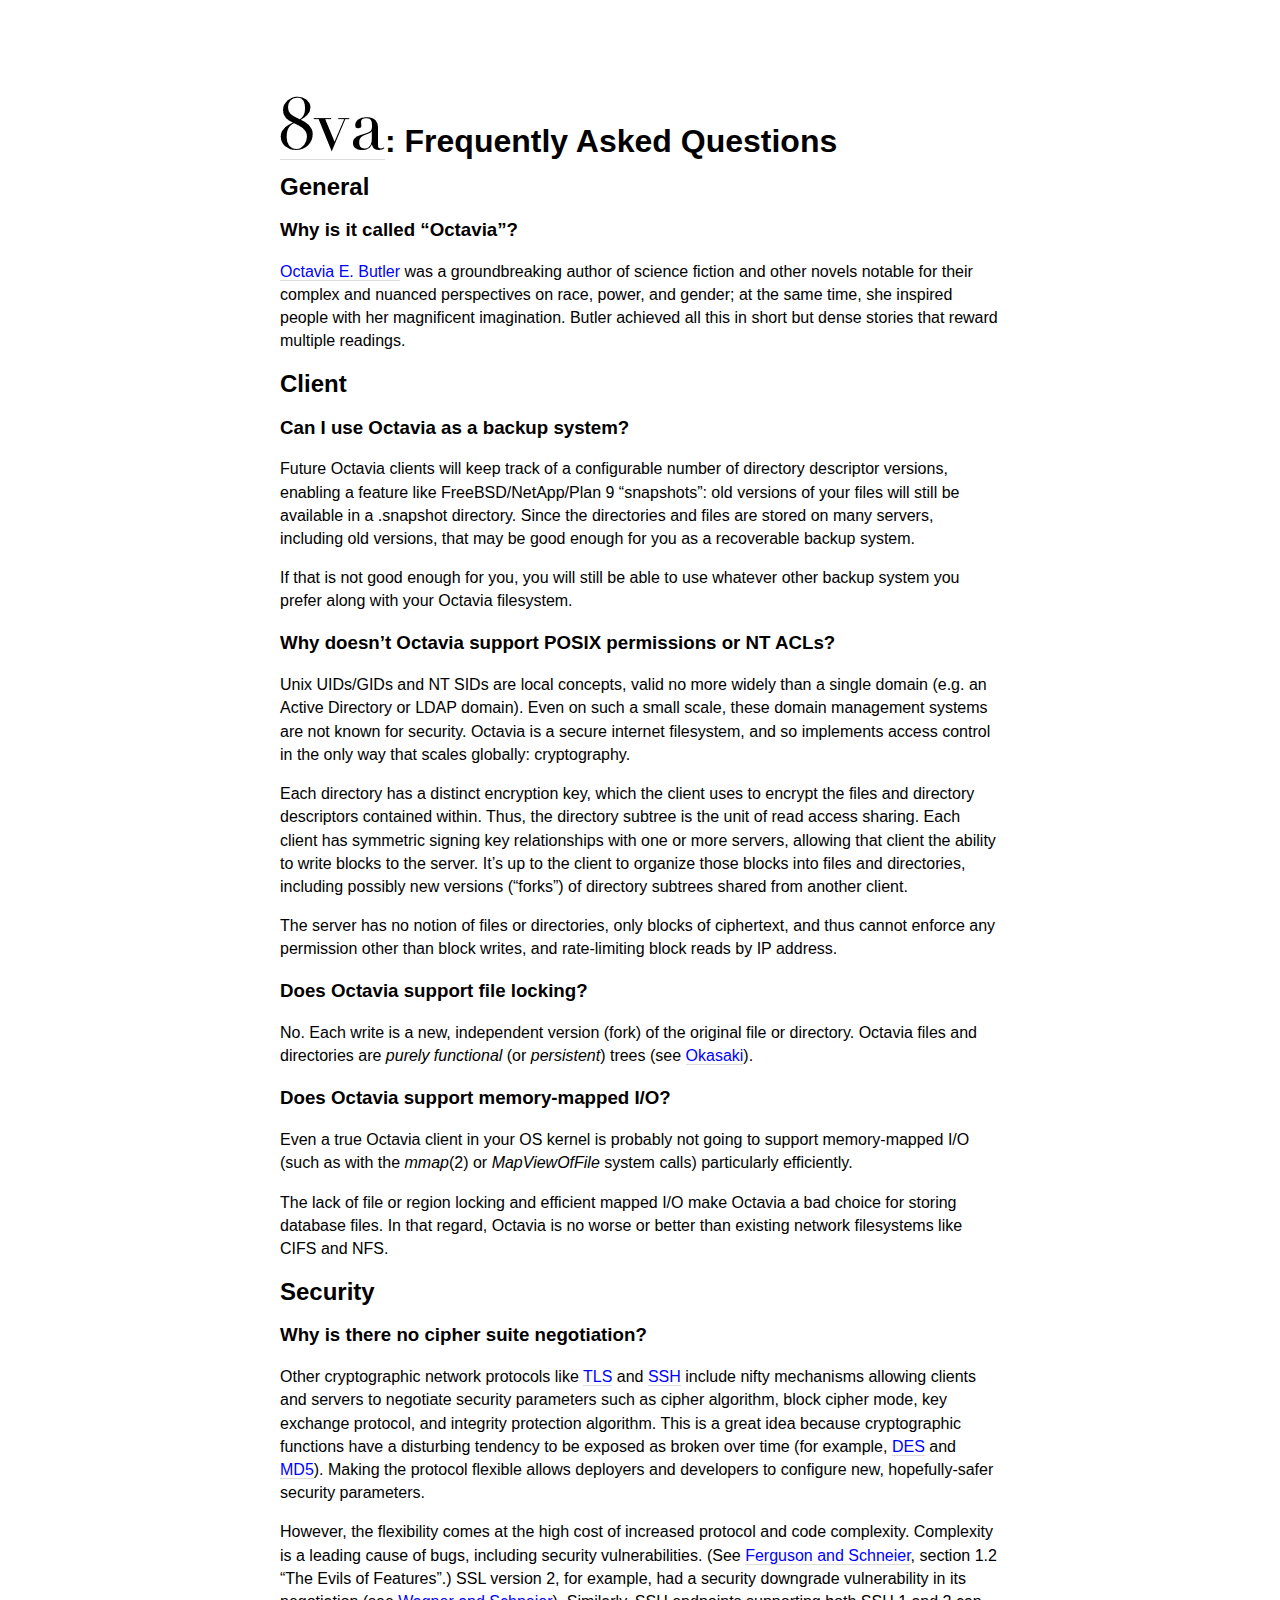
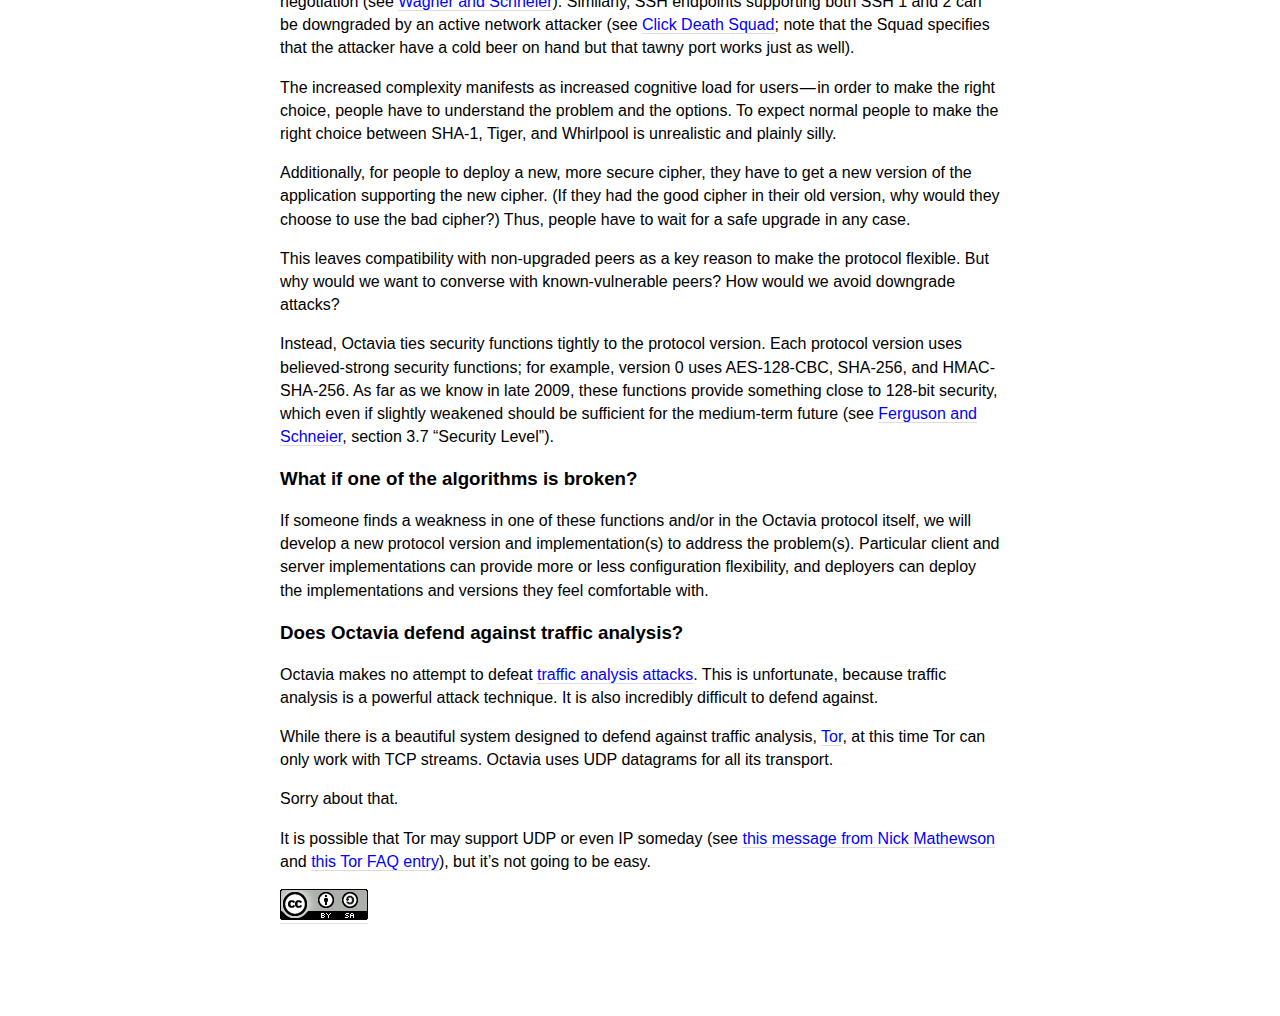
<file: www/faq.html>
<html>

<head>
<title>Octavia: Frequently Asked Questions</title>
<link href="style.css" rel="stylesheet" /><meta charset="UTF-8">
</head>

<body>

<h1><a href="index.html"><img src="8va.png" alt="Octavia" width="105" height="56" /></a>: Frequently Asked Questions</h1>

<h2>General</h2>

<h3>Why is it called “Octavia”?</h3>

<p><a href="http://en.wikipedia.org/wiki/Octavia_E._Butler">Octavia E.
Butler</a> was a groundbreaking author of science fiction and other novels
notable for their complex and nuanced perspectives on race, power, and
gender; at the same time, she inspired people with her magnificent
imagination. Butler achieved all this in short but dense stories that reward
multiple readings.</p>


<h2>Client</h2>

<h3>Can I use Octavia as a backup system?</h3>

<p>Future Octavia clients will keep track of a configurable number of
directory descriptor versions, enabling a feature like FreeBSD/NetApp/Plan 9
“snapshots”: old versions of your files will still be available
in a .snapshot directory. Since the directories and files are stored on many
servers, including old versions, that may be good enough for you as a
recoverable backup system.</p>

<p>If that is not good enough for you, you will still be able to use
whatever other backup system you prefer along with your Octavia
filesystem.</p>

<h3>Why doesn’t Octavia support POSIX permissions or NT ACLs?</h3>

<p>Unix UIDs/GIDs and NT SIDs are local concepts, valid no more widely than
a single domain (e.g. an Active Directory or LDAP domain). Even on such a
small scale, these domain management systems are not known for security.
Octavia is a secure internet filesystem, and so implements access control in
the only way that scales globally: cryptography.</p>

<p>Each directory has a distinct encryption key, which the client uses to
encrypt the files and directory descriptors contained within. Thus, the
directory subtree is the unit of read access sharing. Each client has
symmetric signing key relationships with one or more servers, allowing that
client the ability to write blocks to the server. It’s up to the
client to organize those blocks into files and directories, including
possibly new versions (“forks”) of directory subtrees shared
from another client.</p>

<p>The server has no notion of files or directories, only blocks of
ciphertext, and thus cannot enforce any permission other than block
writes, and rate-limiting block reads by IP address.</p>

<h3>Does Octavia support file locking?</h3>

<p>No. Each write is a new, independent version (fork) of the original file
or directory. Octavia files and directories are <em>purely functional</em>
(or <em>persistent</em>) trees (see <a
href="references.html#okasaki-functional">Okasaki</a>).</p>

<h3>Does Octavia support memory-mapped I/O?</h3>

<p>Even a true Octavia client in your OS kernel is probably not going to
support memory-mapped I/O (such as with the <em>mmap</em>(2) or
<em>MapViewOfFile</em> system calls) particularly efficiently.</p>

<p>The lack of file or region locking and efficient mapped I/O make Octavia
a bad choice for storing database files. In that regard, Octavia is no worse
or better than existing network filesystems like CIFS and NFS.</p>


<!--
<h2>Server</h2>

<h3>What are some examples of server policies?</h3>
-->


<h2>Security</h2>

<h3>Why is there no cipher suite negotiation?</h3>

<p>Other cryptographic network protocols like <a
href="http://en.wikipedia.org/wiki/Transport_Layer_Security">TLS</a> and <a
href="http://en.wikipedia.org/wiki/Secure_Shell">SSH</a> include nifty
mechanisms allowing clients and servers to negotiate security parameters
such as cipher algorithm, block cipher mode, key exchange protocol, and
integrity protection algorithm. This is a great idea because cryptographic
functions have a disturbing tendency to be exposed as broken over time (for
example, <a
href="http://en.wikipedia.org/wiki/Data_Encryption_Standard">DES</a> and <a
href="http://en.wikipedia.org/wiki/MD5">MD5</a>). Making the protocol
flexible allows deployers and developers to configure new, hopefully-safer
security parameters.</p>

<p>However, the flexibility comes at the high cost of increased protocol and
code complexity. Complexity is a leading cause of bugs, including security
vulnerabilities. (See <a
href="references.html#ferguson-schneier-practical">Ferguson and
Schneier</a>, section 1.2 “The Evils of Features”.) SSL version
2, for example, had a security downgrade vulnerability in its negotiation
(see <a href="references.html#wagner-schneier-ssl3">Wagner and
Schneier</a>). Similarly, SSH endpoints supporting both SSH 1 and 2 can be
downgraded by an active network attacker (see <a
href="references.html#click-death-mitm">Click Death Squad</a>; note that the
Squad specifies that the attacker have a cold beer on hand but that tawny
port works just as well).</p>

<p>The increased complexity manifests as increased cognitive load for
users&#x200A;—&#x200A;in order to make the right choice, people have to
understand the problem and the options. To expect normal people to make the
right choice between SHA-1, Tiger, and Whirlpool is unrealistic and plainly
silly.</p>

<p>Additionally, for people to deploy a new, more secure cipher, they have
to get a new version of the application supporting the new cipher. (If they
had the good cipher in their old version, why would they choose to use the
bad cipher?) Thus, people have to wait for a safe upgrade in any case.</p>

<p>This leaves compatibility with non-upgraded peers as a key reason to make
the protocol flexible. But why would we want to converse with
known-vulnerable peers? How would we avoid downgrade attacks?</p>

<p>Instead, Octavia ties security functions tightly to the protocol version.
Each protocol version uses believed-strong security functions; for example,
version 0 uses AES-128-CBC, SHA-256, and HMAC-SHA-256. As far as we know in
late 2009, these functions provide something close to 128-bit security,
which even if slightly weakened should be sufficient for the medium-term
future (see <a href="references.html#ferguson-schneier-practical">Ferguson
and Schneier</a>, section 3.7 “Security Level”).</p>

<h3>What if one of the algorithms is broken?</h3>

<p>If someone finds a weakness in one of these functions and/or in the
Octavia protocol itself, we will develop a new protocol version and
implementation(s) to address the problem(s). Particular client and server
implementations can provide more or less configuration flexibility, and
deployers can deploy the implementations and versions they feel comfortable
with.</p>


<h3>Does Octavia defend against traffic analysis?</h3>

<p>Octavia makes no attempt to defeat <a
href="http://en.wikipedia.org/wiki/Traffic_analysis">traffic analysis
attacks</a>. This is unfortunate, because traffic analysis is a powerful
attack technique. It is also incredibly difficult to defend against.<p>

<p>While there is a beautiful system designed to defend against traffic
analysis, <a href="https://www.torproject.org/">Tor</a>, at this time Tor
can only work with TCP streams. Octavia uses UDP datagrams for all its
transport.</p>

<p>Sorry about that.</p>

<p>It is possible that Tor may support UDP or even IP someday (see <a
href="http://archives.seul.org/or/talk/Mar-2007/msg00069.html">this message
from Nick Mathewson</a> and <a
href="http://wiki.noreply.org/noreply/TheOnionRouter/TorFAQ#TransportIPnotTCP">this
Tor FAQ entry</a>), but it’s not going to be easy.</p>

<a href="http://creativecommons.org/licenses/by-sa/3.0/"><img
src="cc-by-sa.png" alt="CC Attribution-ShareAlike" /></a>

</body>
</html>
</file>
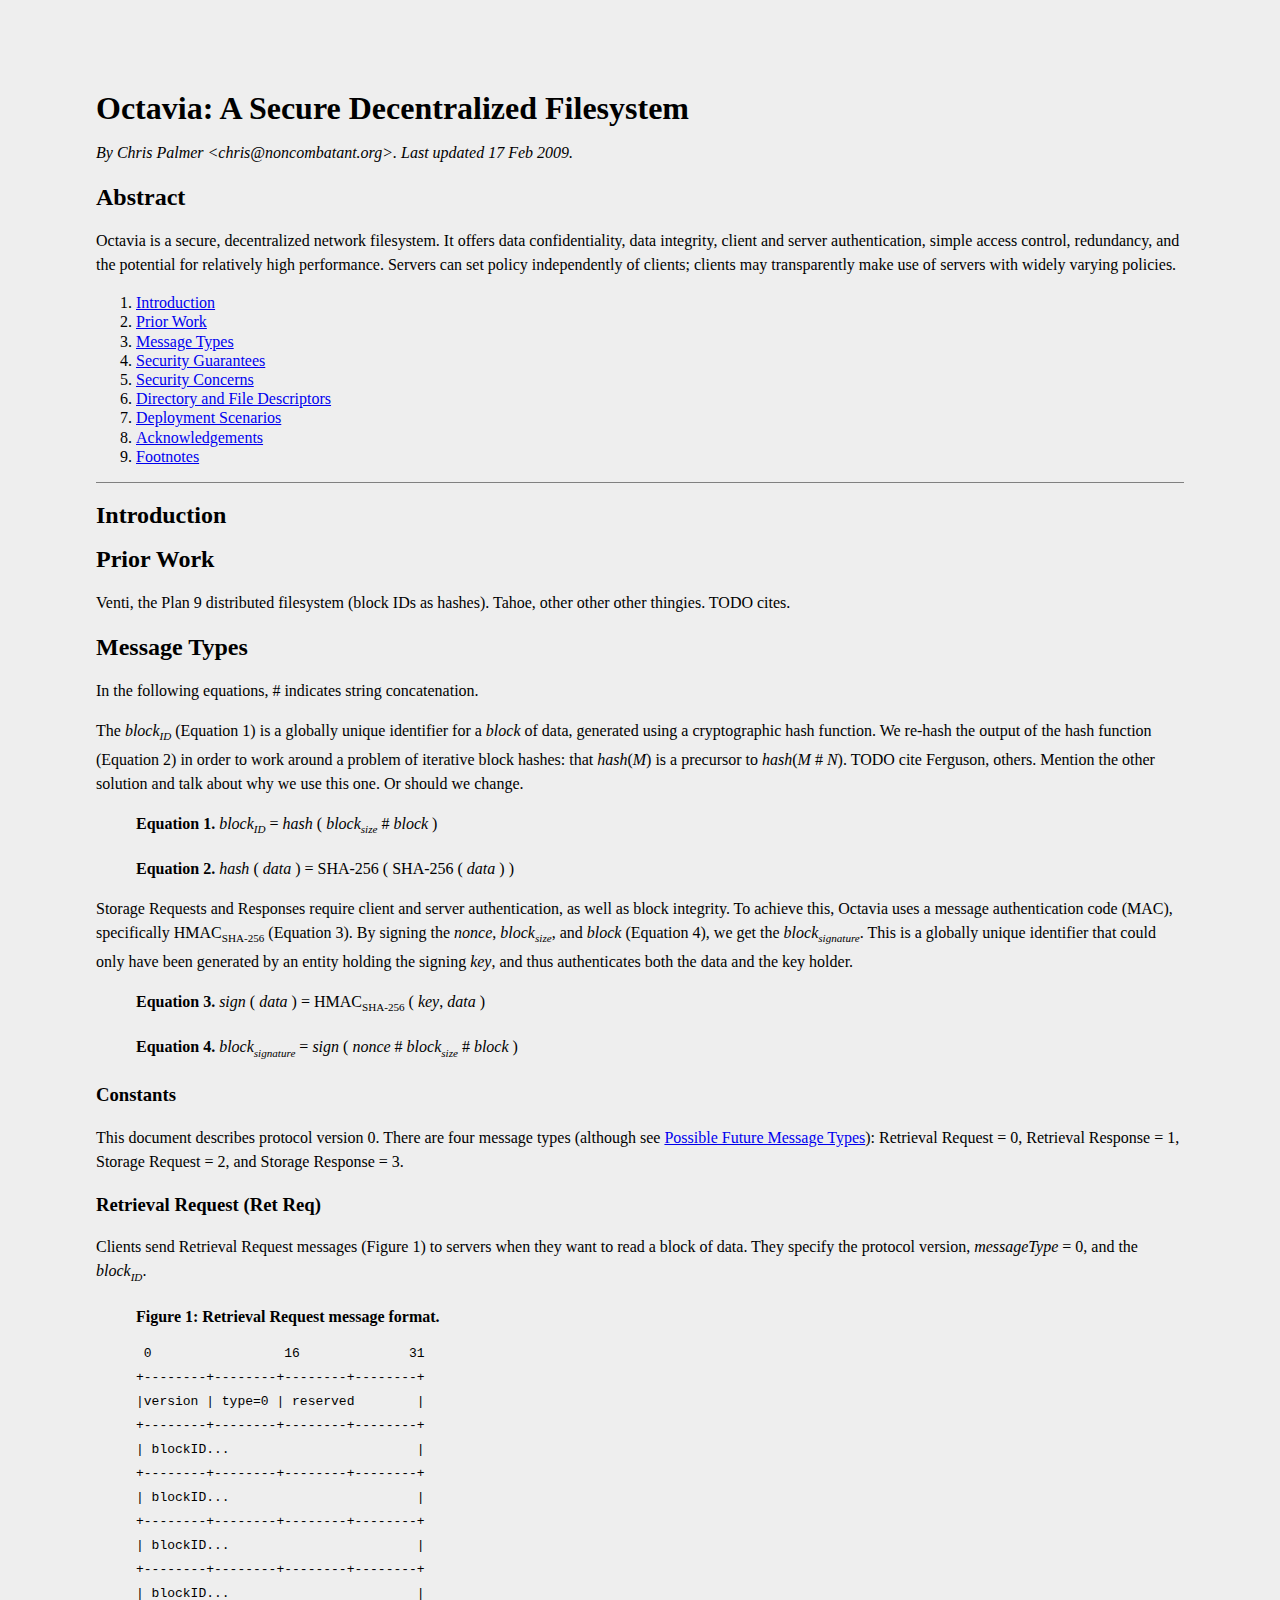
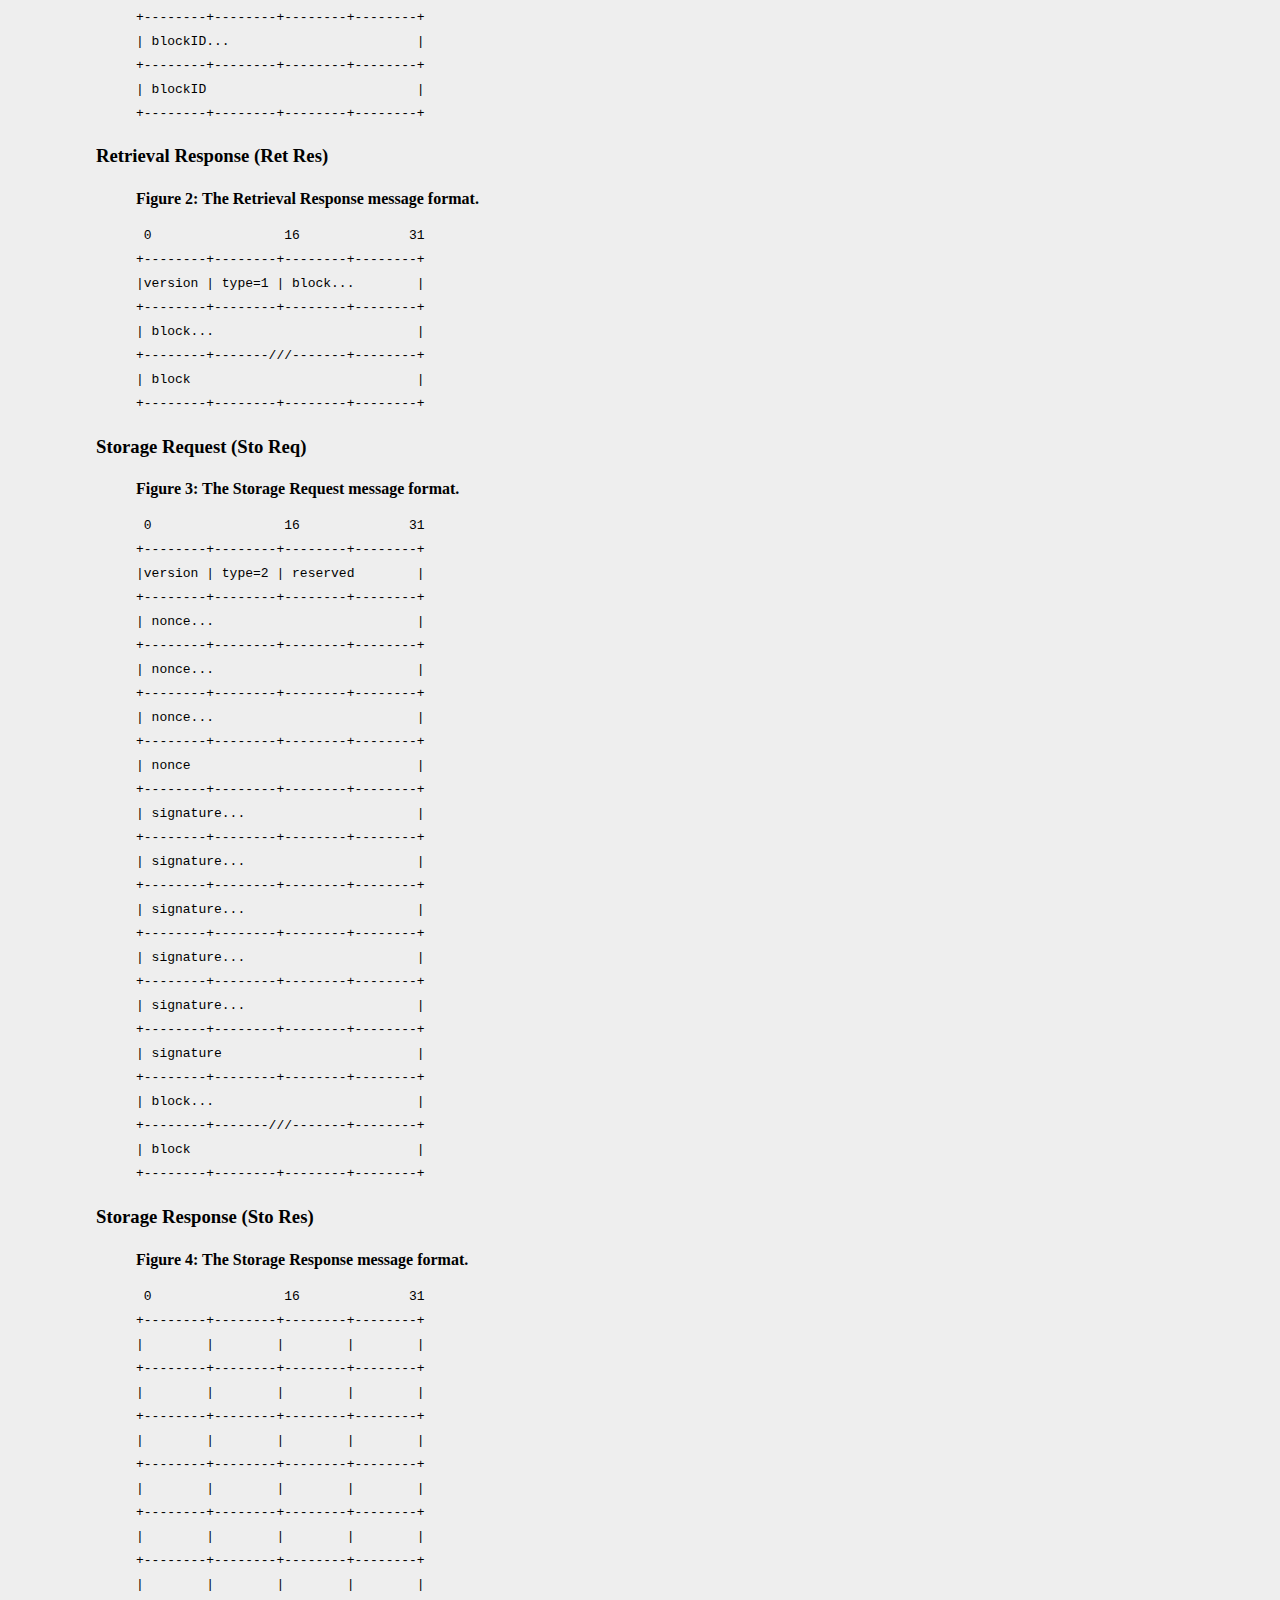
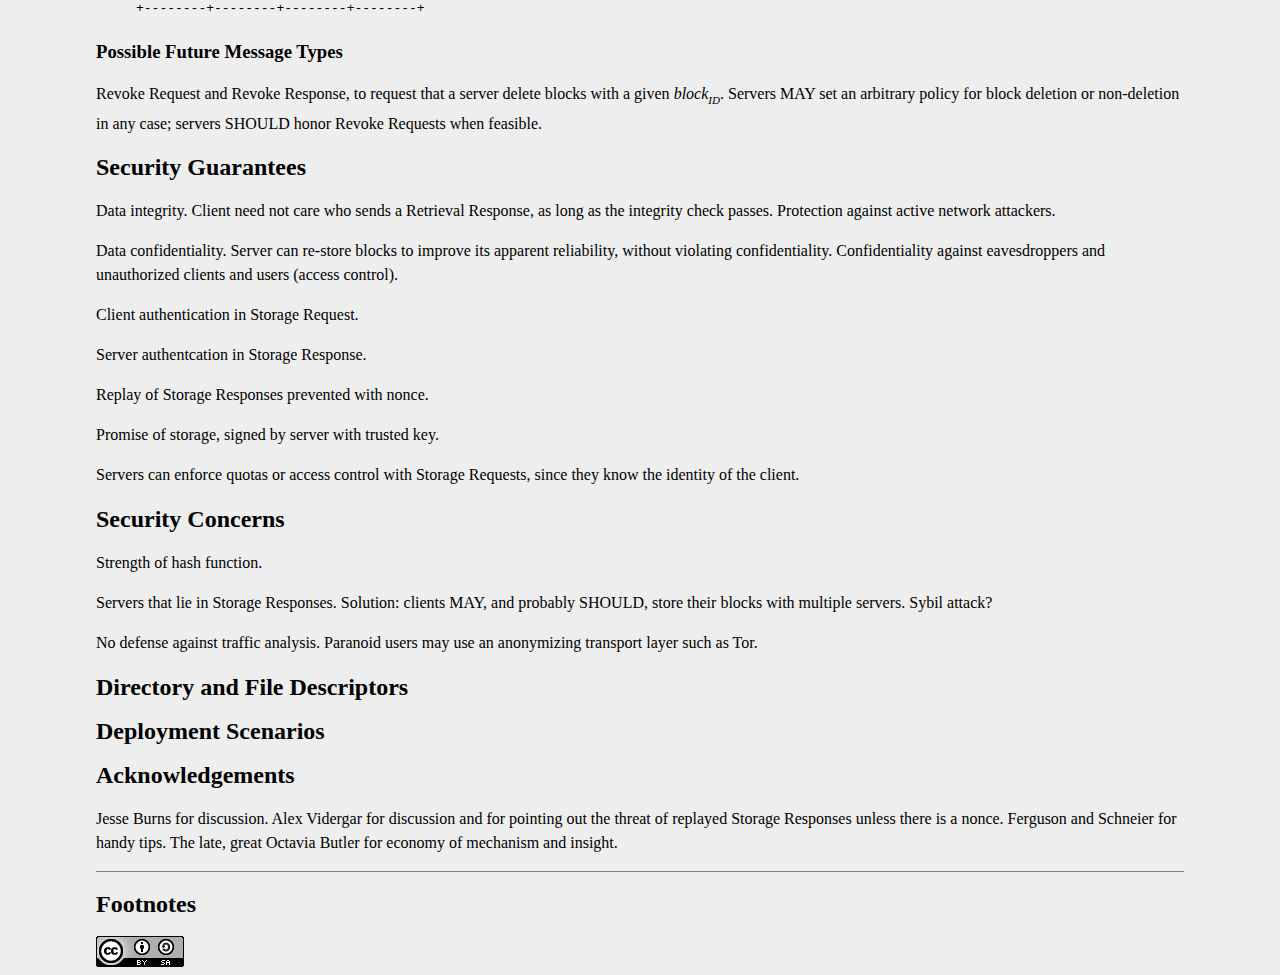
<file: www/octavia-filesystem.html>
<html>

<head>
<style>
body {
      line-height: 150%;
      background: #eee;
      margin-top: 1in;
      margin-left: 1in;
      margin-right: 1in;
}
</style>
<title>Octavia: A Secure Decentralized Filesystem</title>
</head>

<body>

<h1>Octavia: A Secure Decentralized Filesystem</h1>

<p><em>By Chris Palmer &lt;chris@noncombatant.org&gt;. Last updated 17 Feb
2009.</em></p>

<h2>Abstract</h2>

<p>Octavia is a secure, decentralized network filesystem. It offers data
confidentiality, data integrity, client and server authentication, simple
access control, redundancy, and the potential for relatively high
performance. Servers can set policy independently of clients; clients may
transparently make use of servers with widely varying policies.</p>


<div style="line-height: 120%"><ol>
<li><a href="#sec:introduction">Introduction</a></li>
<li><a href="#sec:prior-work">Prior Work</a></li>
<li><a href="#sec:message-types">Message Types</a></li>
<li><a href="#sec:security-guarantees">Security Guarantees</a></li>
<li><a href="#sec:security-concerns">Security Concerns</a></li>
<li><a href="#sec:directory-file-descriptors">Directory and File Descriptors</a></li>
<li><a href="#sec:deployment-scenarios">Deployment Scenarios</a></li>
<li><a href="#sec:acknowledgements">Acknowledgements</a></li>
<li><a href="#sec:footnotes">Footnotes</a></li>
</ol></small></div>

<hr size="1" noshade />


<a name="sec:introduction"></a>
<h2>Introduction</h2>


<a name="sec:prior-work"></a>
<h2>Prior Work</h2>

<p>Venti, the Plan 9 distributed filesystem (block IDs as hashes). Tahoe,
other other other thingies. TODO cites.</p>


<a name="sec:message-types"></a>
<h2>Message Types</h2>

<p>In the following equations, # indicates string concatenation.</p>

<p>The <var>block</var><var><sub><small>ID</small></sub></var> (Equation 1)
is a globally unique identifier for a <var>block</var> of data, generated
using a cryptographic hash function. We re-hash the output of the hash
function (Equation 2) in order to work around a problem of iterative block
hashes: that <var>hash</var>(<var>M</var>) is a precursor to
<var>hash</var>(<var>M</var>
# <var>N</var>). TODO cite Ferguson, others.  Mention the other solution and
talk about why we use this one. Or should we change.</p>

<blockquote>

<strong>Equation 1.</strong>

<var>block</var><var><sub><small>ID</small></sub></var> = <var>hash</var> (
<var>block</var><var><sub><small>size</small></sub></var> # <var>block</var>
)

</blockquote>

<blockquote>

<strong>Equation 2.</strong>

<var>hash</var> ( <var>data</var> ) = SHA-256 ( SHA-256 ( <var>data</var> )
)

</blockquote>

<p>Storage Requests and Responses require client and server authentication,
as well as block integrity. To achieve this, Octavia uses a message
authentication code (MAC), specifically
HMAC<sub><small>SHA-256</small></sub> (Equation 3). By signing the
<var>nonce</var>, <var>block</var><sub><small><var>size</var></small></sub>,
and <var>block</var> (Equation 4), we get the
<var>block</var><sub><small><var>signature</var></small></sub>. This is a
globally unique identifier that could only have been generated by an entity
holding the signing <var>key</var>, and thus authenticates both the data and
the key holder.</p>

<blockquote>

<strong>Equation 3.</strong>

<var>sign</var> ( <var>data</var> ) = HMAC<sub><small>SHA-256</small></sub>
( <var>key</var>, <var>data</var> )

</blockquote>

<blockquote>

<strong>Equation 4.</strong>

<var>block</var><sub><small><var>signature</var></small></sub> =
<var>sign</var> ( <var>nonce</var> #
<var>block</var><sub><small><var>size</var></small></sub>
# <var>block</var> )

</blockquote>

<h3>Constants</h3>

<p>This document describes protocol version 0. There are four message types
(although see <a href="#sec:future-messages">Possible Future Message
Types</a>): Retrieval Request = 0, Retrieval Response = 1, Storage Request =
2, and Storage Response = 3.</p>

<a name="sec:RetReq"></a>
<h3>Retrieval Request (Ret Req)</h3>

<p>Clients send Retrieval Request messages (Figure 1) to servers when they
want to read a block of data. They specify the protocol version,
<var>messageType</var> = 0, and the
<var>block</var><sub><small><var>ID</var></small></sub>.</p>

<blockquote>
<strong>Figure 1: Retrieval Request message format.</strong>

<br />

<pre>
 0                 16              31
+--------+--------+--------+--------+
|version | type=0 | reserved        |
+--------+--------+--------+--------+
| blockID...                        |
+--------+--------+--------+--------+
| blockID...                        |
+--------+--------+--------+--------+
| blockID...                        |
+--------+--------+--------+--------+
| blockID...                        |
+--------+--------+--------+--------+
| blockID...                        |
+--------+--------+--------+--------+
| blockID                           |
+--------+--------+--------+--------+
</pre>

</blockquote>

<a name="sec:RetRes"></a>
<h3>Retrieval Response (Ret Res)</h3>

<blockquote>
<strong>Figure 2: The Retrieval Response message format.</strong>

<br />

<pre>
 0                 16              31
+--------+--------+--------+--------+
|version | type=1 | block...        |
+--------+--------+--------+--------+
| block...                          |
+--------+-------///-------+--------+
| block                             |
+--------+--------+--------+--------+
</pre>

</blockquote>

<a name="sec:StoReq"></a>
<h3>Storage Request (Sto Req)</h3>

<blockquote>
<strong>Figure 3: The Storage Request message format.</strong>

<br />

<pre>
 0                 16              31
+--------+--------+--------+--------+
|version | type=2 | reserved        |
+--------+--------+--------+--------+
| nonce...                          |
+--------+--------+--------+--------+
| nonce...                          |
+--------+--------+--------+--------+
| nonce...                          |
+--------+--------+--------+--------+
| nonce                             |
+--------+--------+--------+--------+
| signature...                      |
+--------+--------+--------+--------+
| signature...                      |
+--------+--------+--------+--------+
| signature...                      |
+--------+--------+--------+--------+
| signature...                      |
+--------+--------+--------+--------+
| signature...                      |
+--------+--------+--------+--------+
| signature                         |
+--------+--------+--------+--------+
| block...                          |
+--------+-------///-------+--------+
| block                             |
+--------+--------+--------+--------+
</pre>

</blockquote>

<a name="sec:StoRes"></a>
<h3>Storage Response (Sto Res)</h3>

<blockquote>
<strong>Figure 4: The Storage Response message format.</strong>

<br />

<pre>
 0                 16              31
+--------+--------+--------+--------+
|        |        |        |        |
+--------+--------+--------+--------+
|        |        |        |        |
+--------+--------+--------+--------+
|        |        |        |        |
+--------+--------+--------+--------+
|        |        |        |        |
+--------+--------+--------+--------+
|        |        |        |        |
+--------+--------+--------+--------+
|        |        |        |        |
+--------+--------+--------+--------+
</pre>

</blockquote>

<a name="sec:future-messages"></a>
<h3>Possible Future Message Types</h3>

<p>Revoke Request and Revoke Response, to request that a server delete
blocks with a given <var>block</var><sub><small><var>ID</var></small></sub>.
Servers MAY set an arbitrary policy for block deletion or non-deletion in
any case; servers SHOULD honor Revoke Requests when feasible.</p>


<a name="sec:security-guarantees"></a>
<h2>Security Guarantees</h2>

<p>Data integrity. Client need not care who sends a Retrieval Response, as
long as the integrity check passes. Protection against active network
attackers.</p>

<p>Data confidentiality. Server can re-store blocks to improve its apparent
reliability, without violating confidentiality. Confidentiality against
eavesdroppers and unauthorized clients and users (access control).</p>

<p>Client authentication in Storage Request.</p>

<p>Server authentcation in Storage Response.</p>

<p>Replay of Storage Responses prevented with nonce.</p>

<p>Promise of storage, signed by server with trusted key.</p>

<p>Servers can enforce quotas or access control with Storage Requests, since
they know the identity of the client.</p>


<a name="sec:security-concerns"></a>
<h2>Security Concerns</h2>

<p>Strength of hash function.</p>

<p>Servers that lie in Storage Responses. Solution: clients MAY, and
probably SHOULD, store their blocks with multiple servers. Sybil attack?</p>

<p>No defense against traffic analysis. Paranoid users may use an
anonymizing transport layer such as Tor.</p>


<a name="sec:directory-file-descriptors"></a>
<h2>Directory and File Descriptors</h2>


<a name="sec:deployment-scenarios"></a>
<h2>Deployment Scenarios</h2>


<a name="sec:acknowledgements"></a>
<h2>Acknowledgements</h2>

<p>Jesse Burns for discussion. Alex Vidergar for discussion and for pointing
out the threat of replayed Storage Responses unless there is a nonce.
Ferguson and Schneier for handy tips. The late, great Octavia Butler for
economy of mechanism and insight.</p>


<hr size="1" noshade />

<a name="sec:footnotes"></a>
<h2>Footnotes</h2>

<a href="http://creativecommons.org/licenses/by-sa/3.0/"><img
src="cc-by-sa.png" alt="CC Attribution-ShareAlike" /></a>

</body>

</html>
</file>
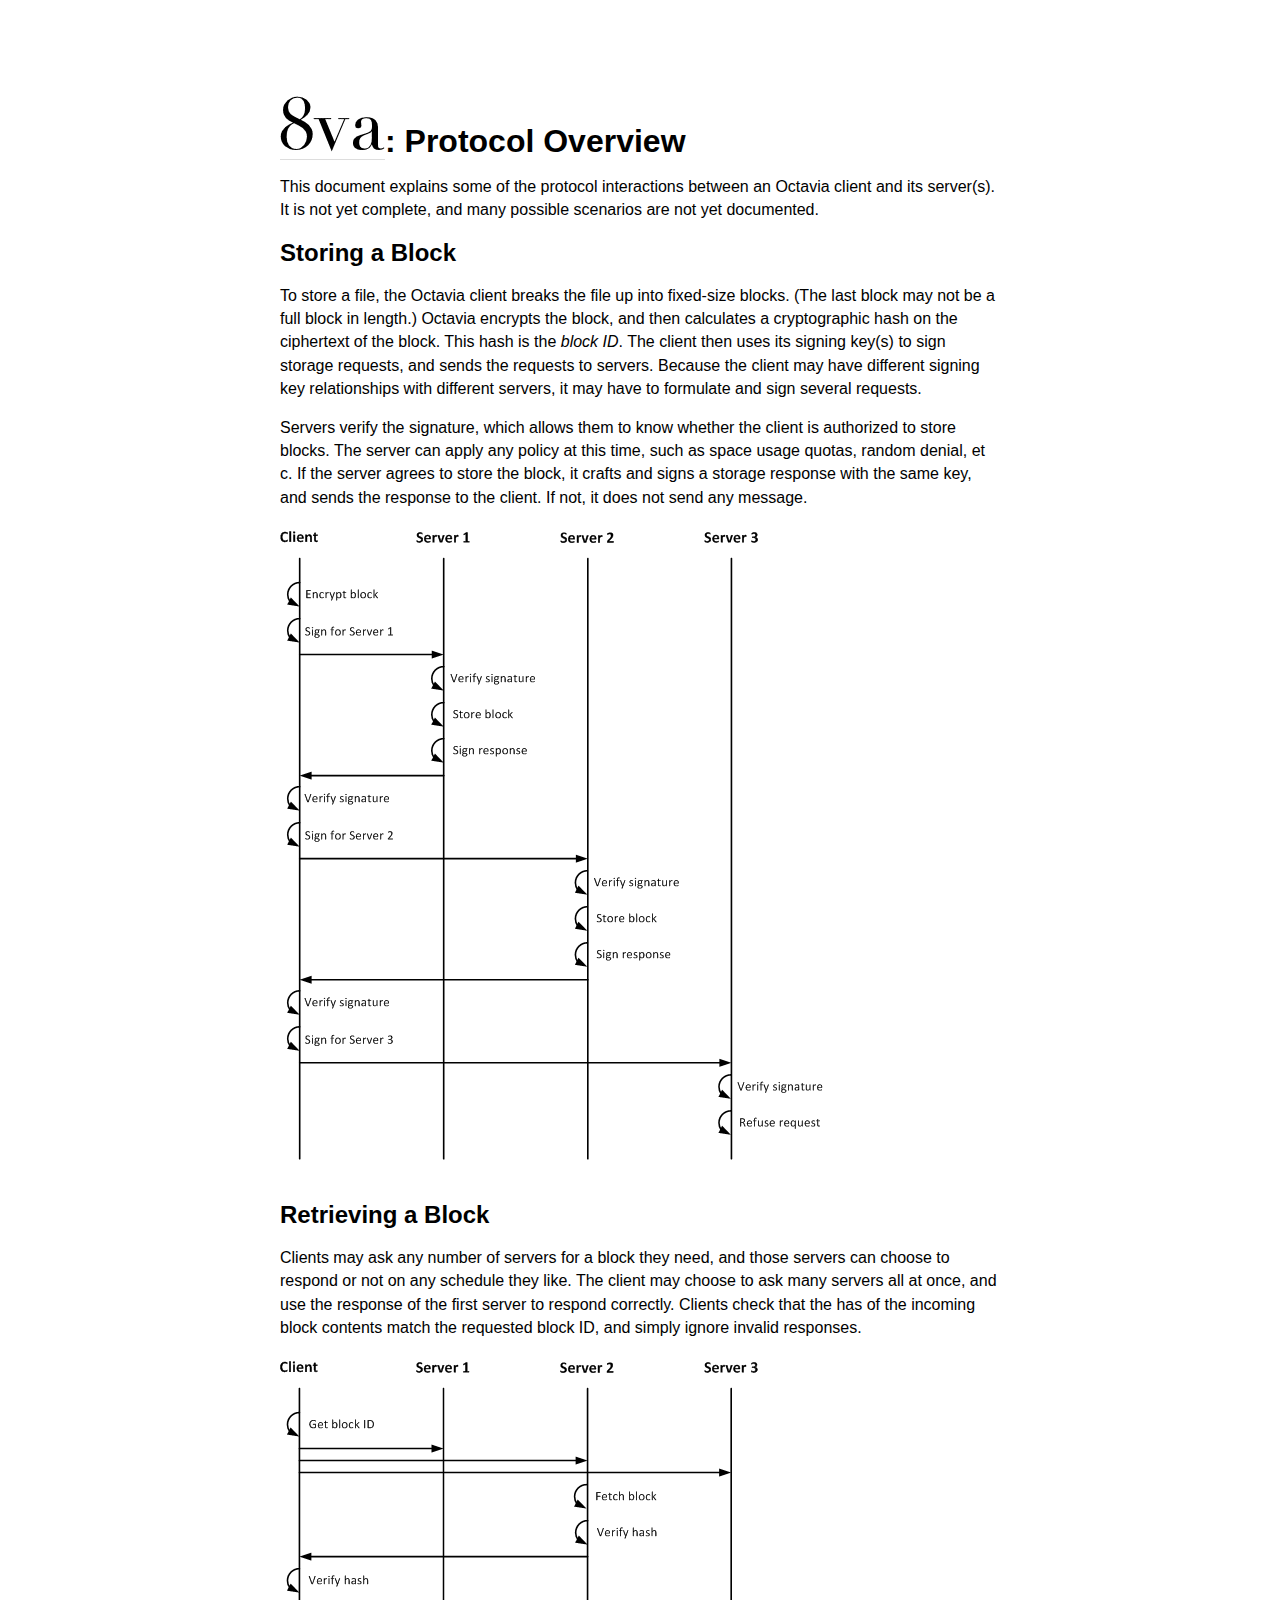
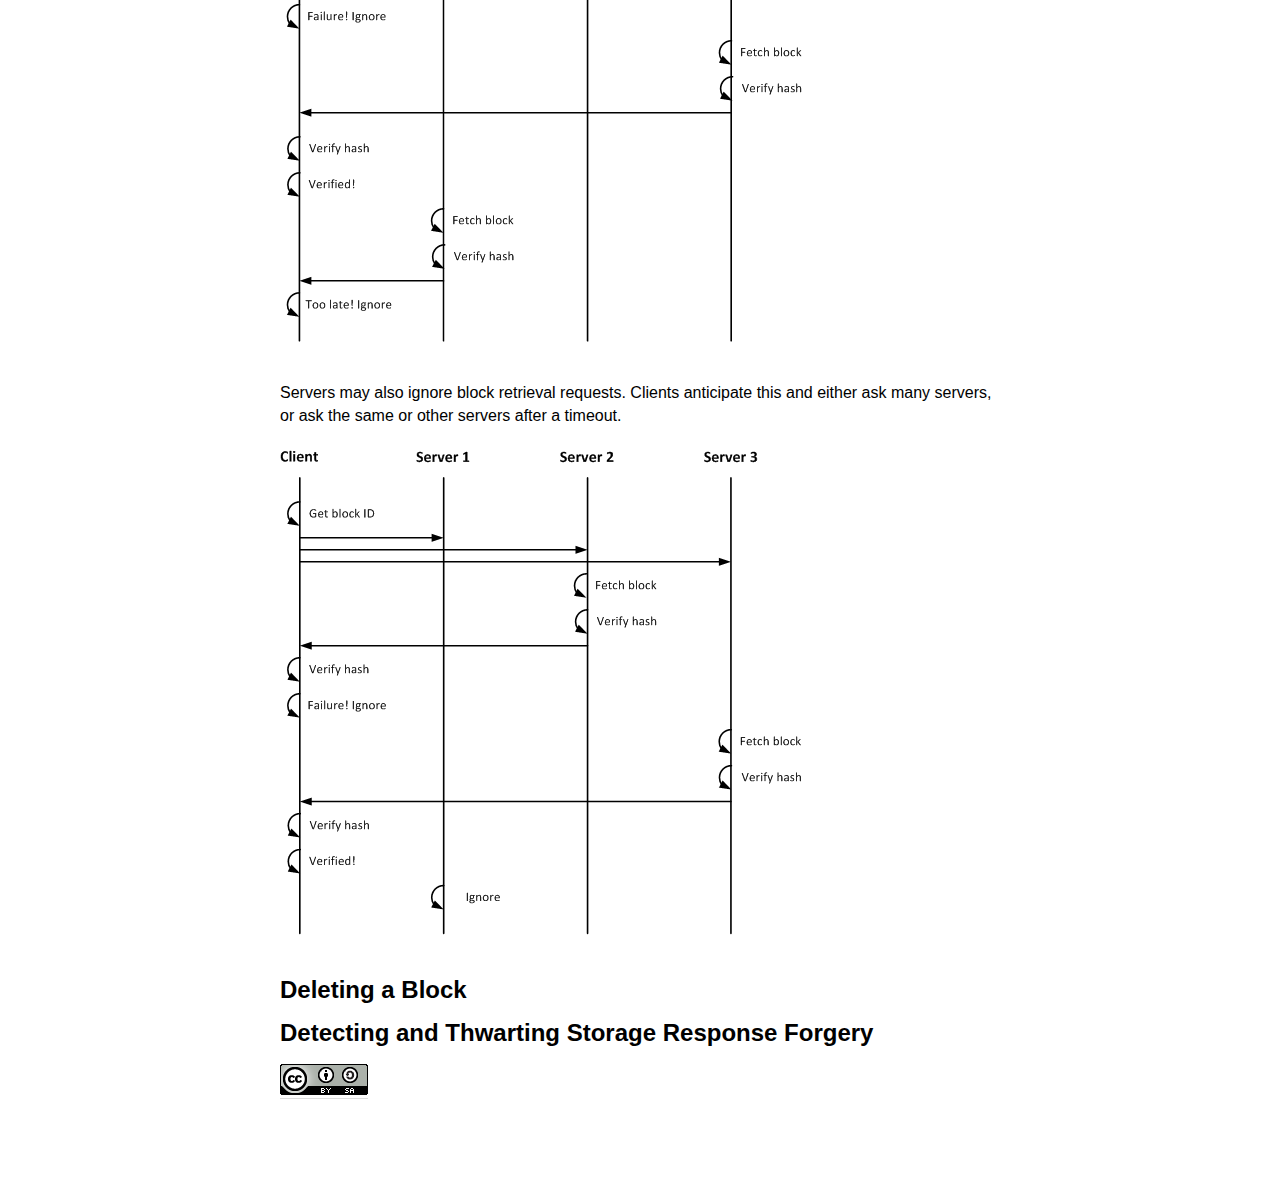
<file: www/protocol-overview.html>
<html>

<head>
<title>Octavia: Protocol Overview</title>
<link href="style.css" rel="stylesheet" /><meta charset="UTF-8">
</head>

<body>

<h1><a href="index.html"><img src="8va.png" alt="Octavia" width="105" height="56" /></a>: Protocol Overview</h1>

<p>This document explains some of the protocol interactions between an
Octavia client and its server(s). It is not yet complete, and many possible
scenarios are not yet documented.</p>

<h2>Storing a Block</h2>

<p>To store a file, the Octavia client breaks the file up into fixed-size
blocks. (The last block may not be a full block in length.) Octavia encrypts
the block, and then calculates a cryptographic hash on the ciphertext of the
block. This hash is the <em>block ID</em>. The client then uses its signing
key(s) to sign storage requests, and sends the requests to servers. Because
the client may have different signing key relationships with different
servers, it may have to formulate and sign several requests.</p>

<p>Servers verify the signature, which allows them to know whether the
client is authorized to store blocks. The server can apply any policy at
this time, such as space usage quotas, random denial, et c. If the server
agrees to store the block, it crafts and signs a storage response with the
same key, and sends the response to the client. If not, it does not send any
message.</p>

<img src="storage-requests-responses.png" /><br /><br />


<h2>Retrieving a Block</h2>

<p>Clients may ask any number of servers for a block they need, and those
servers can choose to respond or not on any schedule they like. The client
may choose to ask many servers all at once, and use the response of the
first server to respond correctly. Clients check that the has of the
incoming block contents match the requested block ID, and simply ignore
invalid responses.</p>

<img src="retrieval-requests-responses.png" /><br /><br />

<p>Servers may also ignore block retrieval requests. Clients anticipate this
and either ask many servers, or ask the same or other servers after a
timeout.</p>

<img src="retrieval-requests-responses-2.png" /><br /><br />


<h2>Deleting a Block</h2>


<h2>Detecting and Thwarting Storage Response Forgery</h2>

<a href="http://creativecommons.org/licenses/by-sa/3.0/"><img
src="cc-by-sa.png" alt="CC Attribution-ShareAlike" /></a>

</body>
</html>
</file>
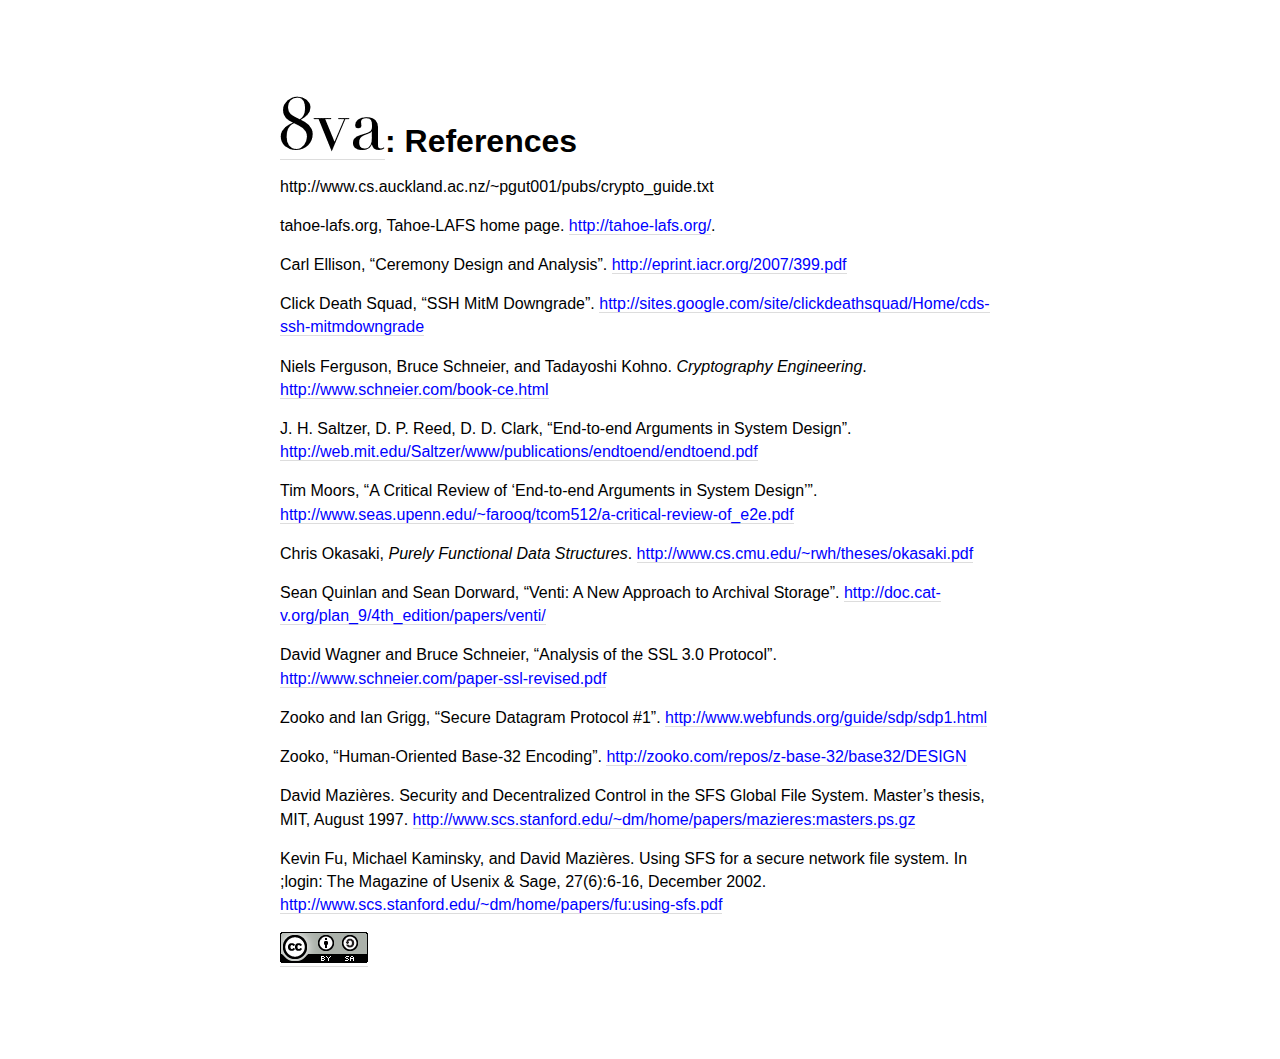
<file: www/references.html>
<html>

<head>
<title>Octavia: References</title>
<link href="style.css" rel="stylesheet" />
<meta charset="UTF-8" />
</head>

<body>

<h1><a href="index.html"><img src="8va.png" alt="Octavia" width="105" height="56" /></a>: References</h1>

<p>http://www.cs.auckland.ac.nz/~pgut001/pubs/crypto_guide.txt</p>

<p>tahoe-lafs.org, Tahoe-LAFS home page. <a
href="http://tahoe-lafs.org/">http://tahoe-lafs.org/</a>.<p>

<p>Carl Ellison, “Ceremony Design and Analysis”.  <a
href="http://eprint.iacr.org/2007/399.pdf">http://eprint.iacr.org/2007/399.pdf</a></p>

<p><a name="click-death-mitm">Click Death Squad, “SSH MitM
Downgrade”.</a> <a
href="http://sites.google.com/site/clickdeathsquad/Home/cds-ssh-mitmdowngrade">http://sites.google.com/site/clickdeathsquad/Home/cds-ssh-mitmdowngrade</a></p>

<p><a name="ferguson-schneier-practical">Niels Ferguson, Bruce Schneier, and
Tadayoshi Kohno.
<em>Cryptography Engineering</em></a>. <a
href="http://www.schneier.com/book-ce.html">http://www.schneier.com/book-ce.html</a></p>

<p>J. H. Saltzer, D. P. Reed, D. D. Clark, “End-to-end Arguments in System
Design”.  <a
href="http://web.mit.edu/Saltzer/www/publications/endtoend/endtoend.pdf">http://web.mit.edu/Saltzer/www/publications/endtoend/endtoend.pdf</a></p>

<p>Tim Moors, “A Critical Review of ‘End-to-end Arguments in System
Design’”.  <a
href="http://www.seas.upenn.edu/~farooq/tcom512/a-critical-review-of_e2e.pdf">http://www.seas.upenn.edu/~farooq/tcom512/a-critical-review-of_e2e.pdf</a></p>

<p><a name="okasaki-functional">Chris Okasaki, <em>Purely Functional Data
Structures</em>.</a> <a
href="http://www.cs.cmu.edu/~rwh/theses/okasaki.pdf">http://www.cs.cmu.edu/~rwh/theses/okasaki.pdf</a></p>

<p>Sean Quinlan and Sean Dorward, “Venti: A New Approach to Archival
Storage”. <a
href="http://doc.cat-v.org/plan_9/4th_edition/papers/venti/">http://doc.cat-v.org/plan_9/4th_edition/papers/venti/</a></p>

<p><a name="wagner-schneier-ssl3">David Wagner and Bruce Schneier,
“Analysis of the SSL 3.0 Protocol”.</a> <a
href="http://www.schneier.com/paper-ssl-revised.pdf">http://www.schneier.com/paper-ssl-revised.pdf</a></p>

<p>Zooko and Ian Grigg, “Secure Datagram Protocol #1”.  <a
href="http://www.webfunds.org/guide/sdp/sdp1.html">http://www.webfunds.org/guide/sdp/sdp1.html</a></p>

<p>Zooko, “Human-Oriented Base-32 Encoding”.  <a
href="http://zooko.com/repos/z-base-32/base32/DESIGN">http://zooko.com/repos/z-base-32/base32/DESIGN</a></p>

<p><a name="mazieres-sfs">David Mazières. Security and Decentralized Control
in the SFS Global File System. Master’s thesis, MIT, August 1997.</a> <a
href="http://www.scs.stanford.edu/~dm/home/papers/mazieres:masters.ps.gz">http://www.scs.stanford.edu/~dm/home/papers/mazieres:masters.ps.gz</a></p>

<p>Kevin Fu, Michael Kaminsky, and David Mazières. Using SFS for a secure
network file system. In ;login: The Magazine of Usenix &amp; Sage,
27(6):6-16, December 2002. <a
href="http://www.scs.stanford.edu/~dm/home/papers/fu:using-sfs.pdf">http://www.scs.stanford.edu/~dm/home/papers/fu:using-sfs.pdf</a></p>

<a href="http://creativecommons.org/licenses/by-sa/3.0/"><img
src="cc-by-sa.png" alt="CC Attribution-ShareAlike" /></a>

</body>

</html>
</file>
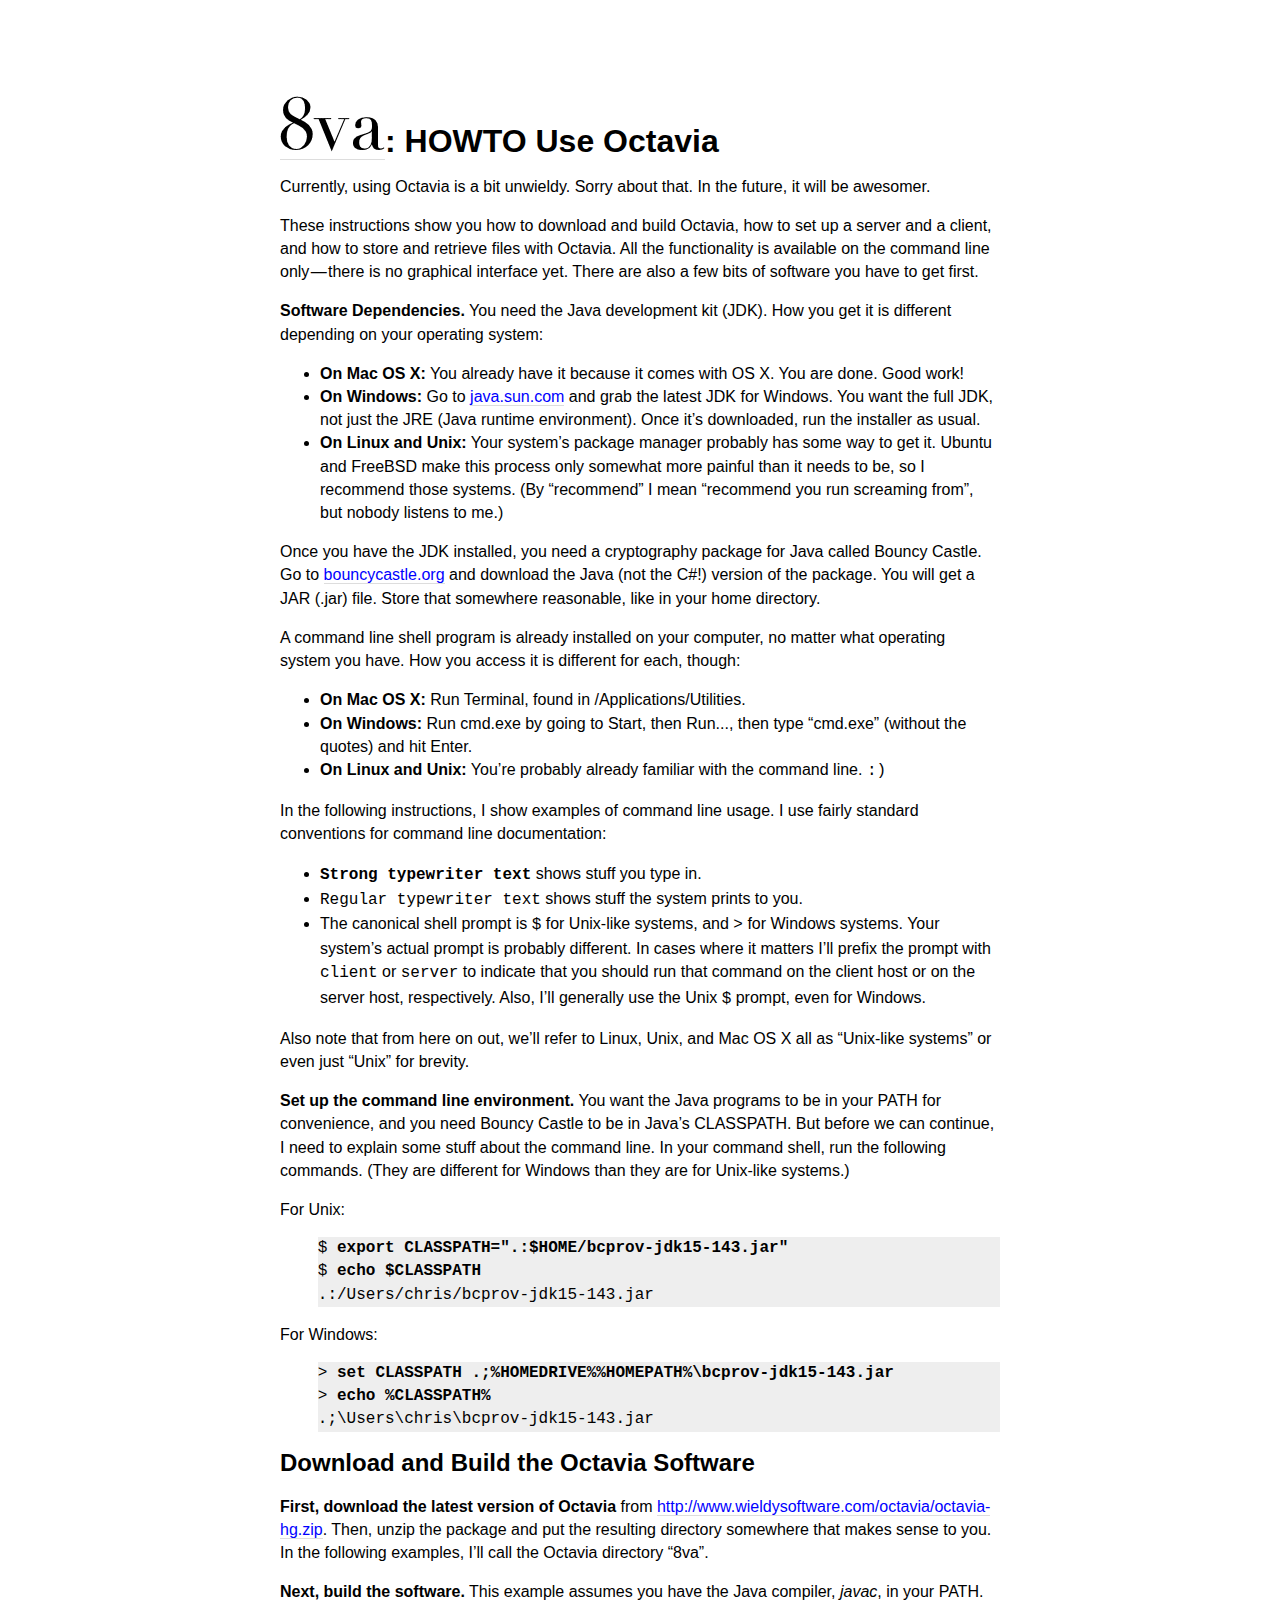
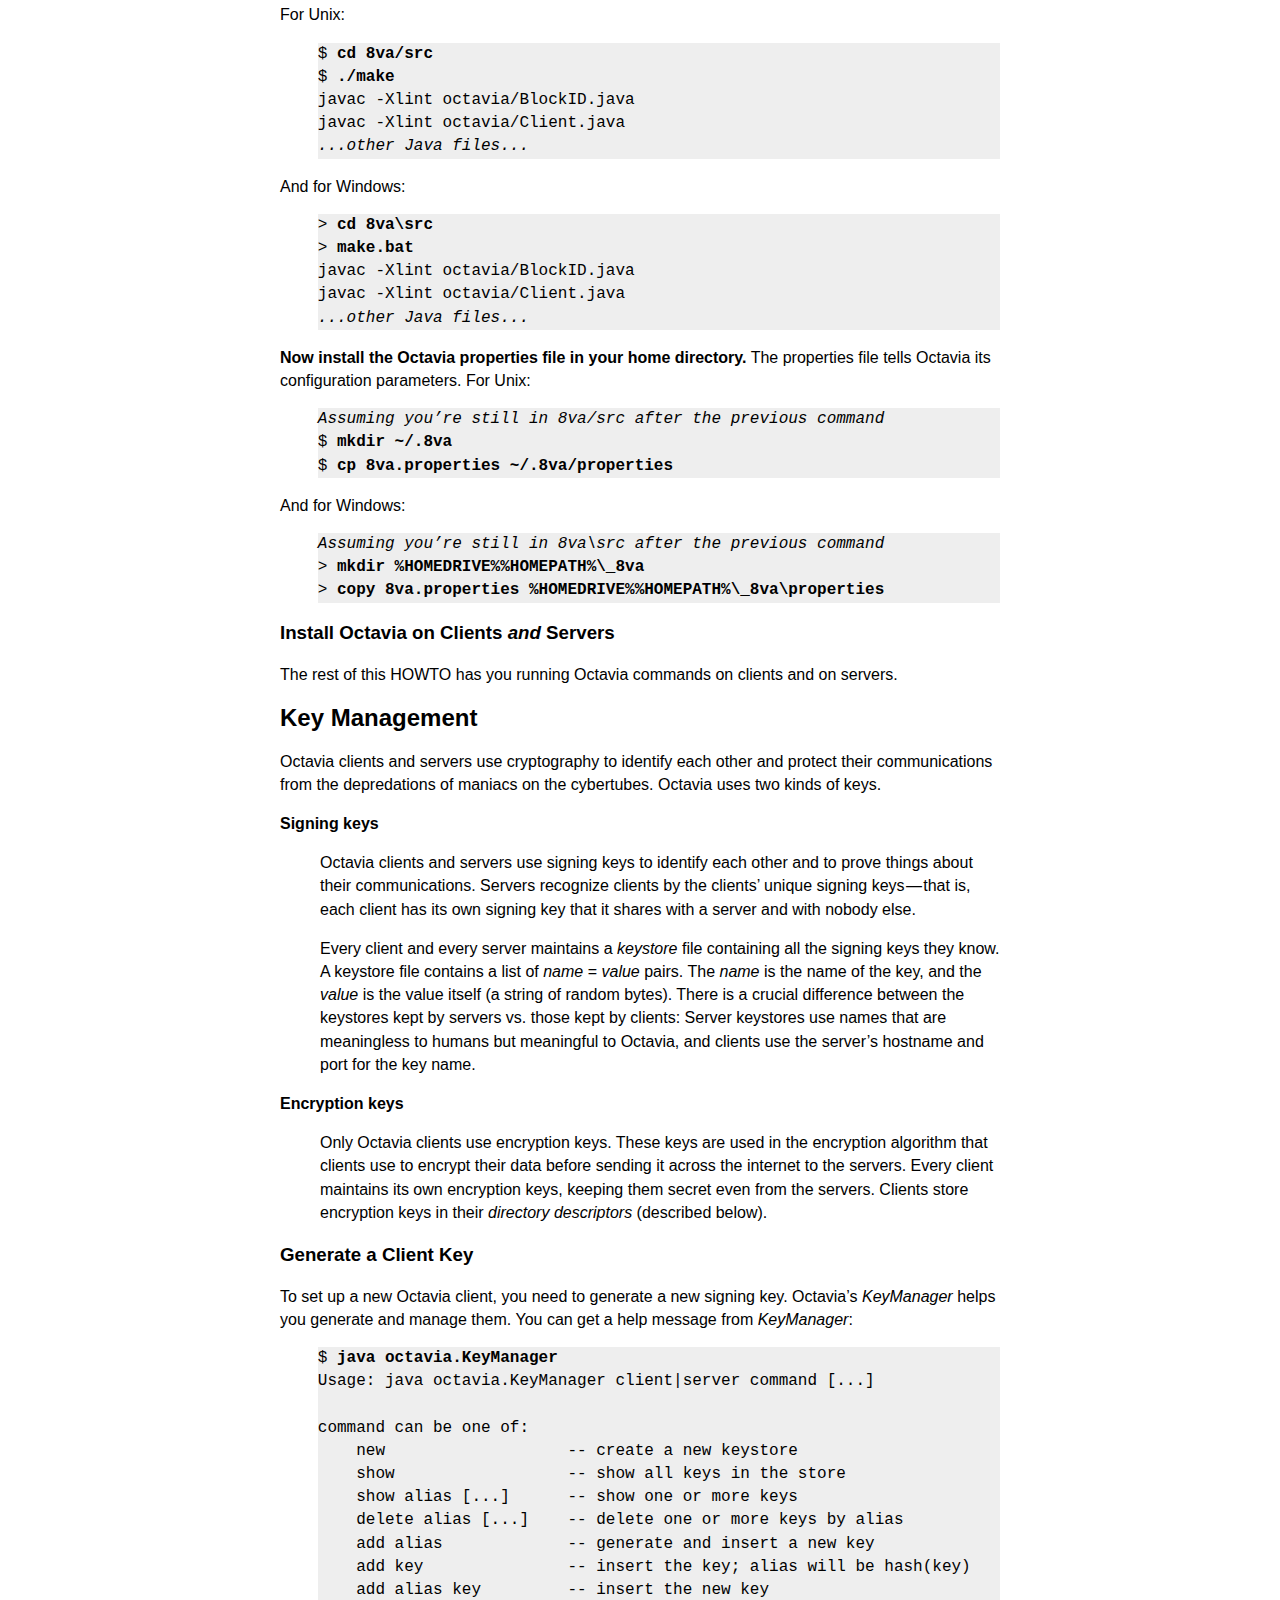
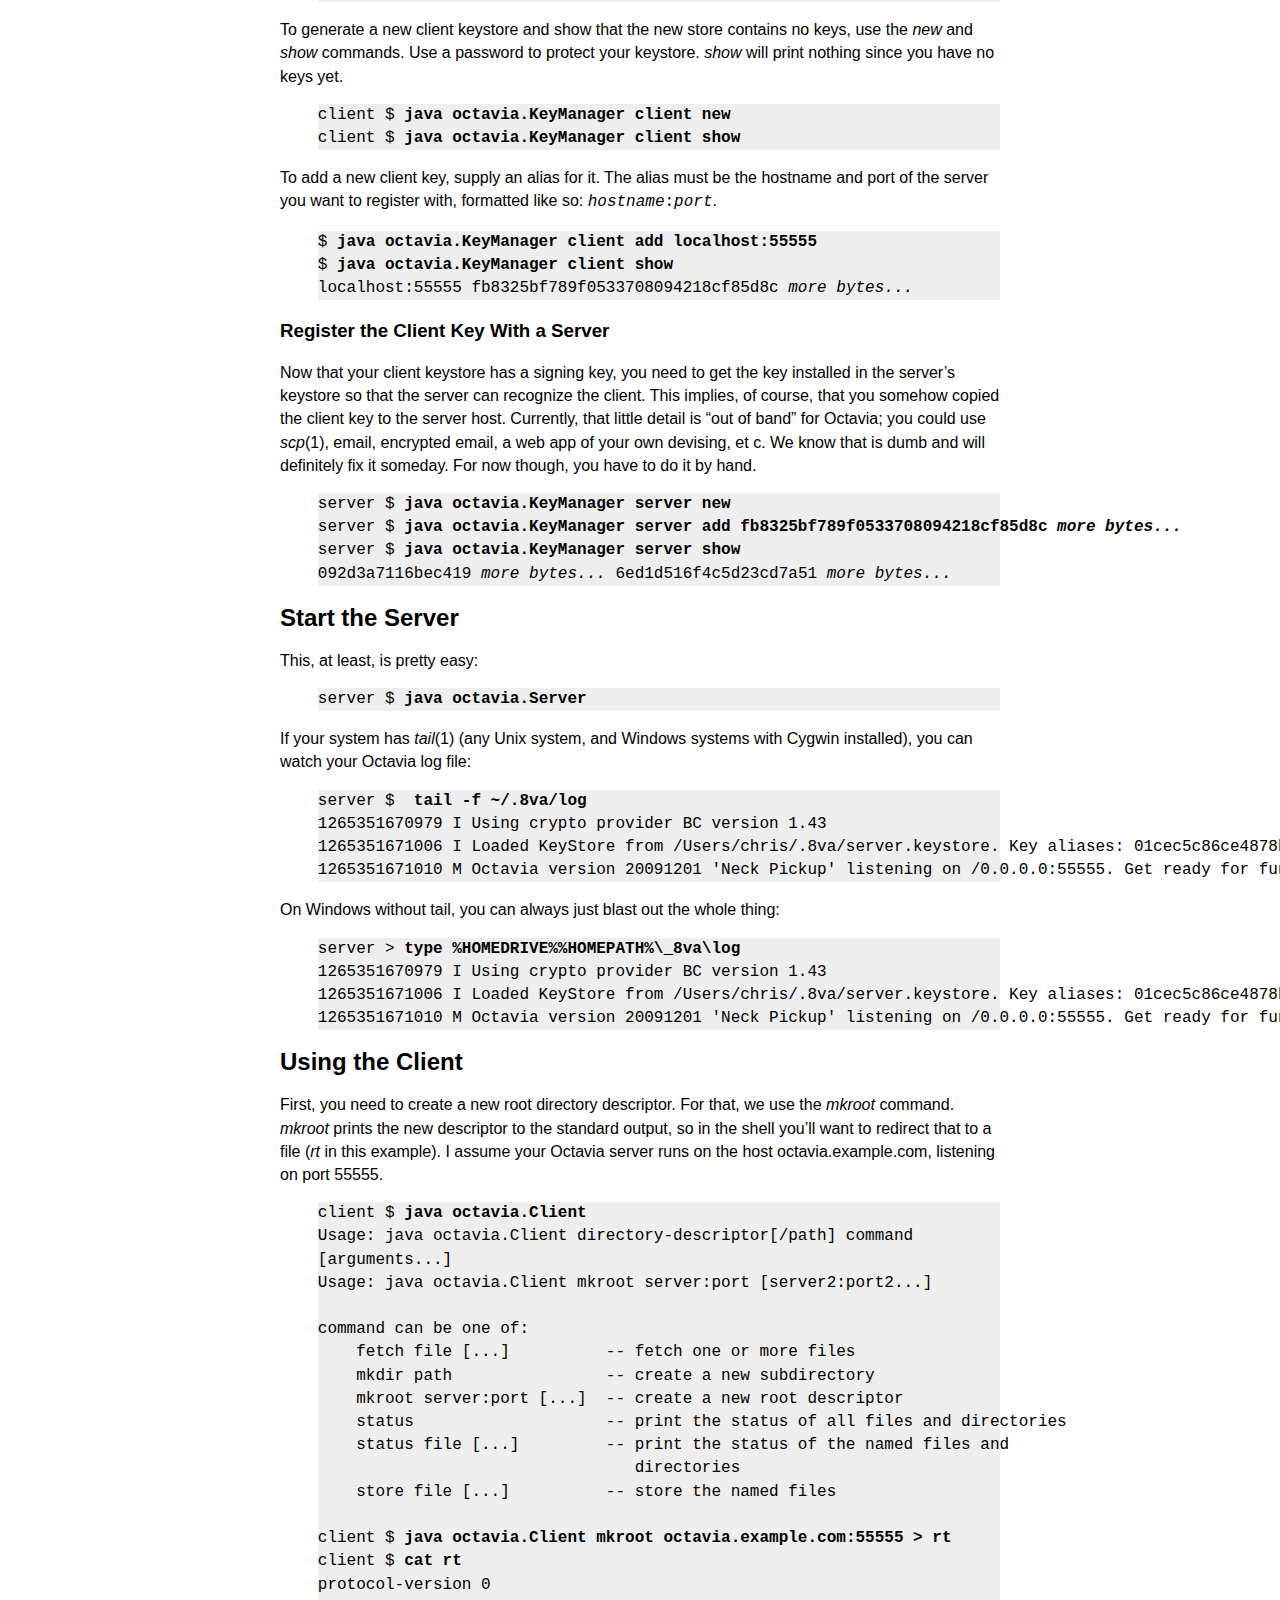
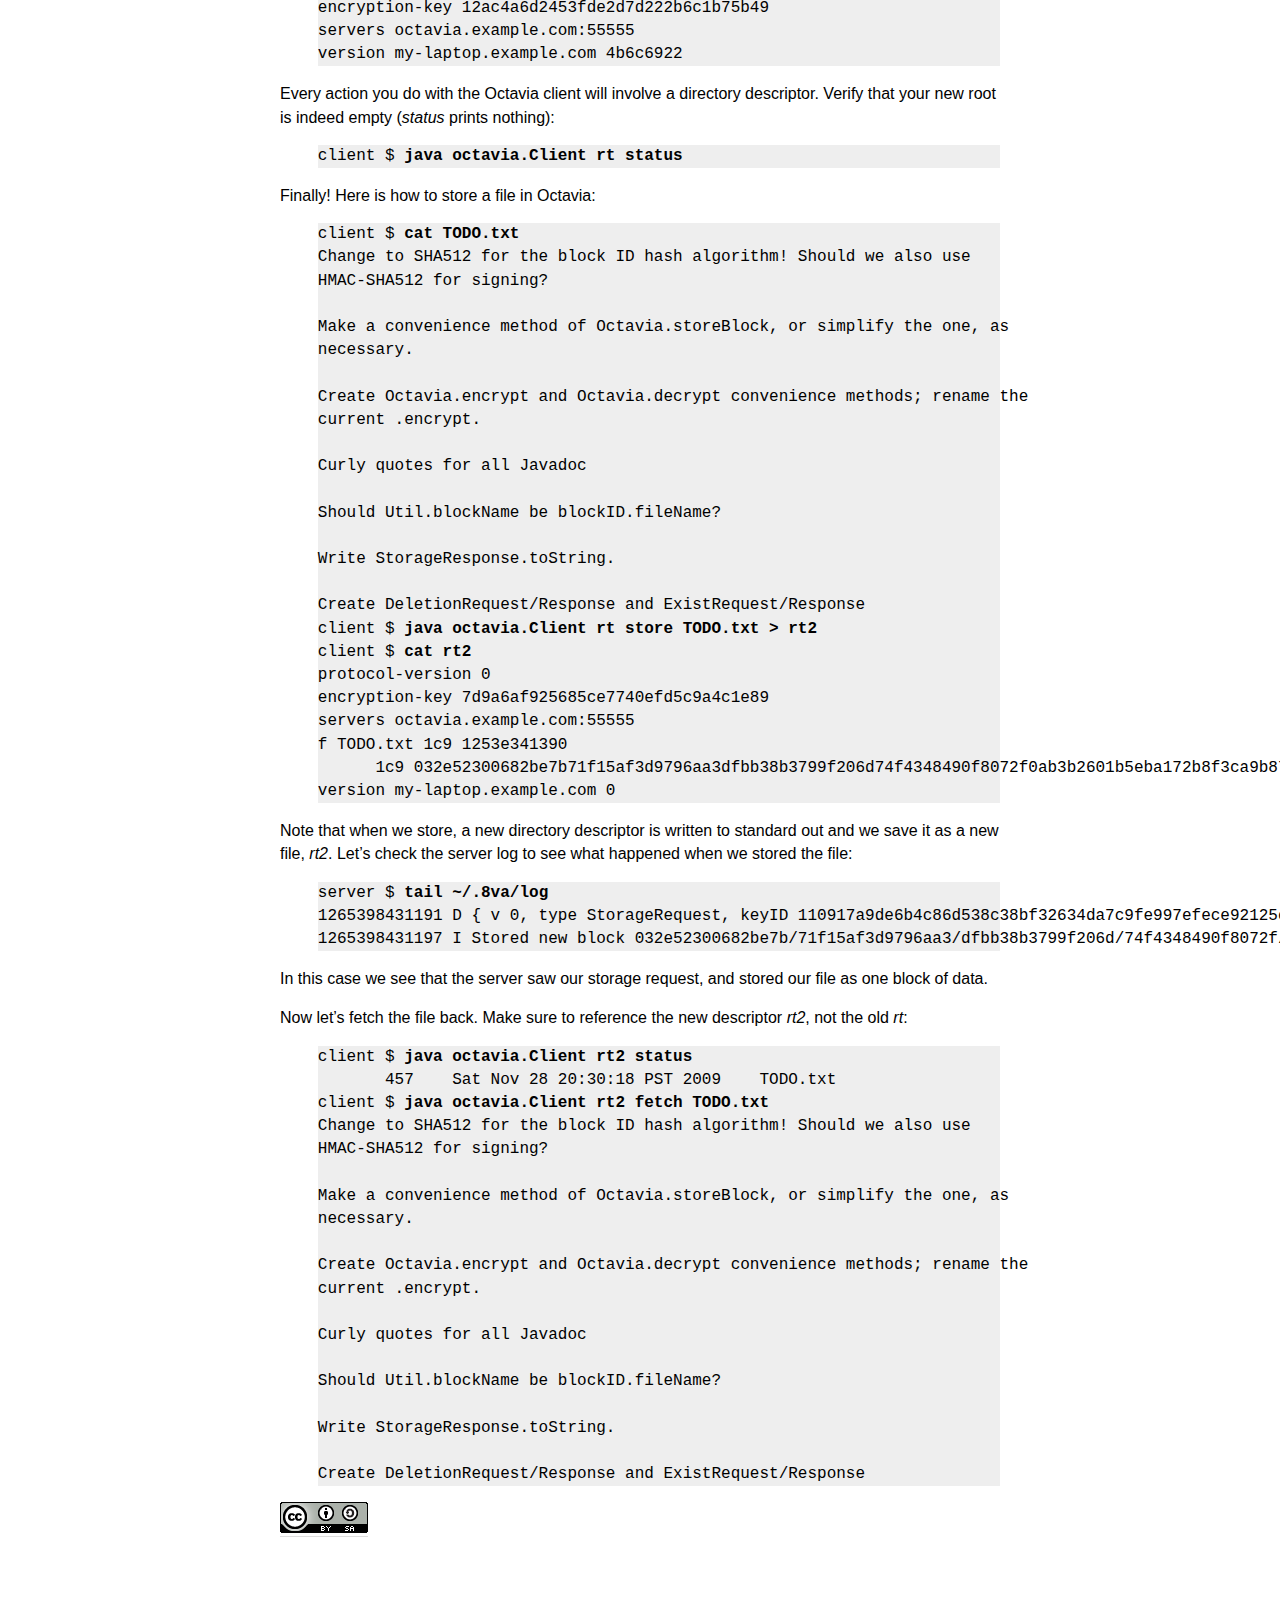
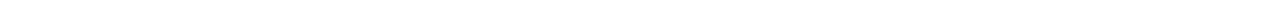
<file: www/usage.html>
<html>

<head>
<title>Octavia: HOWTO Use Octavia</title>
<link href="style.css" rel="stylesheet" /><meta charset="UTF-8">
</head>

<body>

<h1><a href="index.html"><img src="8va.png" alt="Octavia" width="105" height="56" /></a>: HOWTO Use Octavia</h1>

<p>Currently, using Octavia is a bit unwieldy. Sorry about that. In the
future, it will be awesomer.<p>

<p>These instructions show you how to download and build Octavia, how to set
up a server and a client, and how to store and retrieve files with Octavia.
All the functionality is available on the command line
only&#x200A;—&#x200A;there is no graphical interface yet. There are
also a few bits of software you have to get first.</p>

<p><strong>Software Dependencies.</strong> You need the Java development kit
(JDK). How you get it is different depending on your operating system:</p>

<ul>

<li><strong>On Mac OS X:</strong> You already have it because it comes with
OS X. You are done. Good work!</li>

<li><strong>On Windows:</strong> Go to <a
href="http://java.sun.com/">java.sun.com</a> and grab the latest JDK for
Windows. You want the full JDK, not just the JRE (Java runtime environment).
Once it’s downloaded, run the installer as usual.</li>

<li><strong>On Linux and Unix:</strong> Your system’s package manager
probably has some way to get it. Ubuntu and FreeBSD make this process only
somewhat more painful than it needs to be, so I recommend those systems. (By
“recommend” I mean “recommend you run screaming
from”, but nobody listens to me.)</li>

</ul>

<p>Once you have the JDK installed, you need a cryptography package for Java
called Bouncy Castle. Go to <a
href="http://www.bouncycastle.org/">bouncycastle.org</a> and download the
Java (not the C#!) version of the package. You will get a JAR (.jar) file.
Store that somewhere reasonable, like in your home directory.</p>

<p>A command line shell program is already installed on your computer, no
matter what operating system you have. How you access it is different for
each, though:</p>

<ul>

<li><strong>On Mac OS X:</strong> Run Terminal, found in
/Applications/Utilities.</li>

<li><strong>On Windows:</strong> Run cmd.exe by going to Start, then Run...,
then type “cmd.exe” (without the quotes) and hit Enter.</li>

<li><strong>On Linux and Unix:</strong> You’re probably already
familiar with the command line. <tt>:)</tt></li>

</ul>

<p>In the following instructions, I show examples of command line usage. I
use fairly standard conventions for command line documentation:</p>

<ul>

<li><strong><tt>Strong typewriter text</tt></strong> shows stuff you type
in.
</li>

<li><tt>Regular typewriter text</tt> shows stuff the system prints to
you.</li>

<li>The canonical shell prompt is <tt>$</tt> for Unix-like systems, and
<tt>&gt;</tt> for Windows systems. Your system’s actual prompt is
probably different. In cases where it matters I’ll prefix the prompt
with <tt>client</tt> or <tt>server</tt> to indicate that you should run that
command on the client host or on the server host, respectively. Also,
I’ll generally use the Unix <tt>$</tt> prompt, even for Windows.</li>

</ul>

<p>Also note that from here on out, we’ll refer to Linux, Unix, and
Mac OS X all as “Unix-like systems” or even just
“Unix” for brevity.</p>

<p><strong>Set up the command line environment.</strong> You want the Java
programs to be in your PATH for convenience, and you need Bouncy Castle to
be in Java’s CLASSPATH. But before we can continue, I need to explain
some stuff about the command line. In your command shell, run the following
commands. (They are different for Windows than they are for Unix-like
systems.)</p>

<p>For Unix:</p>

<pre>
$ <strong>export CLASSPATH=".:$HOME/bcprov-jdk15-143.jar"</strong>
$ <strong>echo $CLASSPATH</strong>
.:/Users/chris/bcprov-jdk15-143.jar
</pre>

<p>For Windows:</p>

<pre>
&gt; <strong>set CLASSPATH .;%HOMEDRIVE%%HOMEPATH%\bcprov-jdk15-143.jar</strong>
&gt; <strong>echo %CLASSPATH%</strong>
.;\Users\chris\bcprov-jdk15-143.jar
</pre>


<h2>Download and Build the Octavia Software</h2>

<p><strong>First, download the latest version of Octavia</strong> from <a
href="octavia-hg.zip">http://www.wieldysoftware.com/octavia/octavia-hg.zip</a>.
Then, unzip the package and put the resulting directory somewhere that makes
sense to you. In the following examples, I’ll call the Octavia
directory “8va”.</p>

<p><strong>Next, build the software.</strong> This example assumes you have
the Java compiler, <var>javac</var>, in your PATH. For Unix:</p>

<pre>
$ <strong>cd 8va/src</strong>
$ <strong>./make</strong>
javac -Xlint octavia/BlockID.java
javac -Xlint octavia/Client.java
<em>...other Java files...</em>
</pre>

<p>And for Windows:</p>

<pre>
&gt; <strong>cd 8va\src</strong>
&gt; <strong>make.bat</strong>
javac -Xlint octavia/BlockID.java
javac -Xlint octavia/Client.java
<em>...other Java files...</em>
</pre>

<p><strong>Now install the Octavia properties file in your home
directory.</strong> The properties file tells Octavia its configuration
parameters. For Unix:</p>

<pre>
<em>Assuming you’re still in 8va/src after the previous command</em>
$ <strong>mkdir ~/.8va</strong>
$ <strong>cp 8va.properties ~/.8va/properties</strong>
</pre>

<p>And for Windows:</p>

<pre>
<em>Assuming you’re still in 8va\src after the previous command</em>
&gt; <strong>mkdir %HOMEDRIVE%%HOMEPATH%\_8va</strong>
&gt; <strong>copy 8va.properties %HOMEDRIVE%%HOMEPATH%\_8va\properties</strong>
</pre>

<h3>Install Octavia on Clients <em>and</em> Servers</h3>

<p>The rest of this HOWTO has you running Octavia commands on clients and on
servers.</p>


<h2>Key Management</h2>

<p>Octavia clients and servers use cryptography to identify each other and
protect their communications from the depredations of maniacs on the
cybertubes. Octavia uses two kinds of keys.</p>

<dl>

<dt><strong>Signing keys</strong></dt>

<dd>

<p>Octavia clients and servers use signing keys to identify each other and
to prove things about their communications. Servers recognize clients by the
clients’ unique signing keys&#x200A;—&#x200A;that is, each
client has its own signing key that it shares with a server and with nobody
else.</p>

<p>Every client and every server maintains a <em>keystore</em> file
containing all the signing keys they know. A keystore file contains a list
of <var>name</var> = <var>value</var> pairs. The <var>name</var> is the name
of the key, and the <var>value</var> is the value itself (a string of random
bytes). There is a crucial difference between the keystores kept by servers
vs. those kept by clients: Server keystores use names that are meaningless
to humans but meaningful to Octavia, and clients use the server’s
hostname and port for the key name.</p>

</dd>

<dt><strong>Encryption keys</strong></dt>

<dd>

<p>Only Octavia clients use encryption keys. These keys are used in the
encryption algorithm that clients use to encrypt their data before sending
it across the internet to the servers. Every client maintains its own
encryption keys, keeping them secret even from the servers. Clients store
encryption keys in their <em>directory descriptors</em> (described
below).</p>

</dd>

</dl>

<h3>Generate a Client Key</h3>

<p>To set up a new Octavia client, you need to generate a new signing key.
Octavia’s <var>KeyManager</var> helps you generate and manage them.
You can get a help message from <var>KeyManager</var>:</p>

<pre>
$ <strong>java octavia.KeyManager</strong>
Usage: java octavia.KeyManager client|server command [...]

command can be one of:
    new                   -- create a new keystore
    show                  -- show all keys in the store
    show alias [...]      -- show one or more keys
    delete alias [...]    -- delete one or more keys by alias
    add alias             -- generate and insert a new key
    add key               -- insert the key; alias will be hash(key)
    add alias key         -- insert the new key
</pre>

<p>To generate a new client keystore and show that the new store contains no
keys, use the <var>new</var> and <var>show</var> commands. Use a password to
protect your keystore. <var>show</var> will print nothing since you have no
keys yet.</p>

<pre>
client $ <strong>java octavia.KeyManager client new</strong>
client $ <strong>java octavia.KeyManager client show</strong>
</pre>

<p>To add a new client key, supply an alias for it. The alias must be the
hostname and port of the server you want to register with, formatted like
so: <tt><em>hostname</em>:<em>port</em></tt>.</p>

<pre>
$ <strong>java octavia.KeyManager client add localhost:55555</strong>
$ <strong>java octavia.KeyManager client show</strong>
localhost:55555 fb8325bf789f0533708094218cf85d8c <em>more bytes...</em>
</pre>

<h3>Register the Client Key With a Server</h3>

<p>Now that your client keystore has a signing key, you need to get the key
installed in the server’s keystore so that the server can recognize
the client. This implies, of course, that you somehow copied the client key
to the server host. Currently, that little detail is “out of
band” for Octavia; you could use <var>scp</var>(1), email, encrypted
email, a web app of your own devising, et c. We know that is dumb and will
definitely fix it someday. For now though, you have to do it by hand.</p>

<pre>
server $ <strong>java octavia.KeyManager server new</strong>
server $ <strong>java octavia.KeyManager server add fb8325bf789f0533708094218cf85d8c <em>more bytes...</em></strong>
server $ <strong>java octavia.KeyManager server show</strong>
092d3a7116bec419 <em>more bytes...</em> 6ed1d516f4c5d23cd7a51 <em>more bytes...</em>
</pre>



<h2>Start the Server</h2>

<p>This, at least, is pretty easy:</p>

<pre>
server $ <strong>java octavia.Server</strong>
</pre>

<p>If your system has <var>tail</var>(1) (any Unix system, and Windows
systems with Cygwin installed), you can watch your Octavia log file:</p>

<pre>
server $ <strong> tail -f ~/.8va/log</strong>
1265351670979 I Using crypto provider BC version 1.43
1265351671006 I Loaded KeyStore from /Users/chris/.8va/server.keystore. Key aliases: 01cec5c86ce4878bbe8f82e5b16734d63df71121370f19cec7cfdaf3985401de, 
1265351671010 M Octavia version 20091201 'Neck Pickup' listening on /0.0.0.0:55555. Get ready for fun!
</pre>

<p>On Windows without tail, you can always just blast out the whole
thing:</p>

<pre>
server &gt; <strong>type %HOMEDRIVE%%HOMEPATH%\_8va\log</strong>
1265351670979 I Using crypto provider BC version 1.43
1265351671006 I Loaded KeyStore from /Users/chris/.8va/server.keystore. Key aliases: 01cec5c86ce4878bbe8f82e5b16734d63df71121370f19cec7cfdaf3985401de, 
1265351671010 M Octavia version 20091201 'Neck Pickup' listening on /0.0.0.0:55555. Get ready for fun!
</pre>


<h2>Using the Client</h2>

<p>First, you need to create a new root directory descriptor. For that, we
use the <em>mkroot</em> command. <em>mkroot</em> prints the new descriptor
to the standard output, so in the shell you’ll want to redirect that
to a file (<em>rt</em> in this example).  I assume your Octavia server runs
on the host octavia.example.com, listening on port 55555.</p>

<pre>
client $ <strong>java octavia.Client</strong>
Usage: java octavia.Client directory-descriptor[/path] command
[arguments...]
Usage: java octavia.Client mkroot server:port [server2:port2...]

command can be one of:
    fetch file [...]          -- fetch one or more files
    mkdir path                -- create a new subdirectory
    mkroot server:port [...]  -- create a new root descriptor
    status                    -- print the status of all files and directories
    status file [...]         -- print the status of the named files and
                                 directories
    store file [...]          -- store the named files

client $ <strong>java octavia.Client mkroot octavia.example.com:55555 &gt; rt</strong>
client $ <strong>cat rt</strong>
protocol-version 0
encryption-key 12ac4a6d2453fde2d7d222b6c1b75b49
servers octavia.example.com:55555 
version my-laptop.example.com 4b6c6922
</pre>

<p>Every action you do with the Octavia client will involve a directory
descriptor. Verify that your new root is indeed empty (<em>status</em>
prints nothing):</p>

<pre>
client $ <strong>java octavia.Client rt status</strong>
</pre>

<p>Finally! Here is how to store a file in Octavia:</p>

<pre>
client $ <strong>cat TODO.txt</strong>
Change to SHA512 for the block ID hash algorithm! Should we also use
HMAC-SHA512 for signing?

Make a convenience method of Octavia.storeBlock, or simplify the one, as
necessary.

Create Octavia.encrypt and Octavia.decrypt convenience methods; rename the
current .encrypt.

Curly quotes for all Javadoc

Should Util.blockName be blockID.fileName?

Write StorageResponse.toString.

Create DeletionRequest/Response and ExistRequest/Response
client $ <strong>java octavia.Client rt store TODO.txt &gt; rt2</strong>
client $ <strong>cat rt2</strong>
protocol-version 0
encryption-key 7d9a6af925685ce7740efd5c9a4c1e89
servers octavia.example.com:55555 
f TODO.txt 1c9 1253e341390
      1c9 032e52300682be7b71f15af3d9796aa3dfbb38b3799f206d74f4348490f8072f0ab3b2601b5eba172b8f3ca9b87c9edbe04a7b2d497e74c163781a96cbc9e428
version my-laptop.example.com 0
</pre>

<p>Note that when we store, a new directory descriptor is written to
standard out and we save it as a new file, <em>rt2</em>. Let’s check
the server log to see what happened when we stored the file:</p>

<pre>
server $ <strong>tail ~/.8va/log</strong>
1265398431191 D { v 0, type StorageRequest, keyID 110917a9de6b4c86d538c38bf32634da7c9fe997efece92125cd3443e3be84ed171f5a14160dda19d9e4edde2344d7843d68ae44cd5695e69ce265cc692ef0cd, signature 406cf78a3de45cc8f422a90ffb60cdeef655509fdc96c18131064eeed9dbd007f33d4788b42b72a50f91da09a5eb01f4f7e06117165d331667e0a70f0e48eacd, size 457, nonce 4b231ccbef5f96cf, data 4a09b80031f8862b... }
1265398431197 I Stored new block 032e52300682be7b/71f15af3d9796aa3/dfbb38b3799f206d/74f4348490f8072f/0ab3b2601b5eba17/2b8f3ca9b87c9edb/e04a7b2d497e74c1/63781a96cbc9e428-1c9 
</pre>

<p>In this case we see that the server saw our storage request, and stored
our file as one block of data.</p>

<p>Now let’s fetch the file back. Make sure to reference the new
descriptor <em>rt2</em>, not the old <em>rt</em>:</p>

<pre>
client $ <strong>java octavia.Client rt2 status</strong>
       457    Sat Nov 28 20:30:18 PST 2009    TODO.txt
client $ <strong>java octavia.Client rt2 fetch TODO.txt</strong>
Change to SHA512 for the block ID hash algorithm! Should we also use
HMAC-SHA512 for signing?

Make a convenience method of Octavia.storeBlock, or simplify the one, as
necessary.

Create Octavia.encrypt and Octavia.decrypt convenience methods; rename the
current .encrypt.

Curly quotes for all Javadoc

Should Util.blockName be blockID.fileName?

Write StorageResponse.toString.

Create DeletionRequest/Response and ExistRequest/Response
</pre>

<a href="http://creativecommons.org/licenses/by-sa/3.0/"><img
src="cc-by-sa.png" alt="CC Attribution-ShareAlike" /></a>

</body>

</html>
</file>
<file: www/style.css>
body {
      margin-top: 1in;
      margin-bottom: 1in;
      margin-left: auto;
      margin-right: auto;
      width: 45em;
      text-align: left;
      line-height: 145%;
      font-family: Helvetica, Arial, sans-serif;
      font-size: 12pt;
      background-color: white;
}

pre {
      background-color: #eee;
      margin-left: 1cm;
      font-family: Inconsolata, Consolas, monospace;
      font-size: 12pt;
}

a:link {
      color: blue;
      text-decoration: none;
      border-bottom: 1px solid #ddd;
}

a:visited {
      color: purple;
      text-decoration: none;
      border-bottom: 1px solid #ddd;
}

a:active, a:hover {
      text-decoration: none;
      border-bottom: 1px solid #777;
}

img {
      border: 0px;
}
</file>
